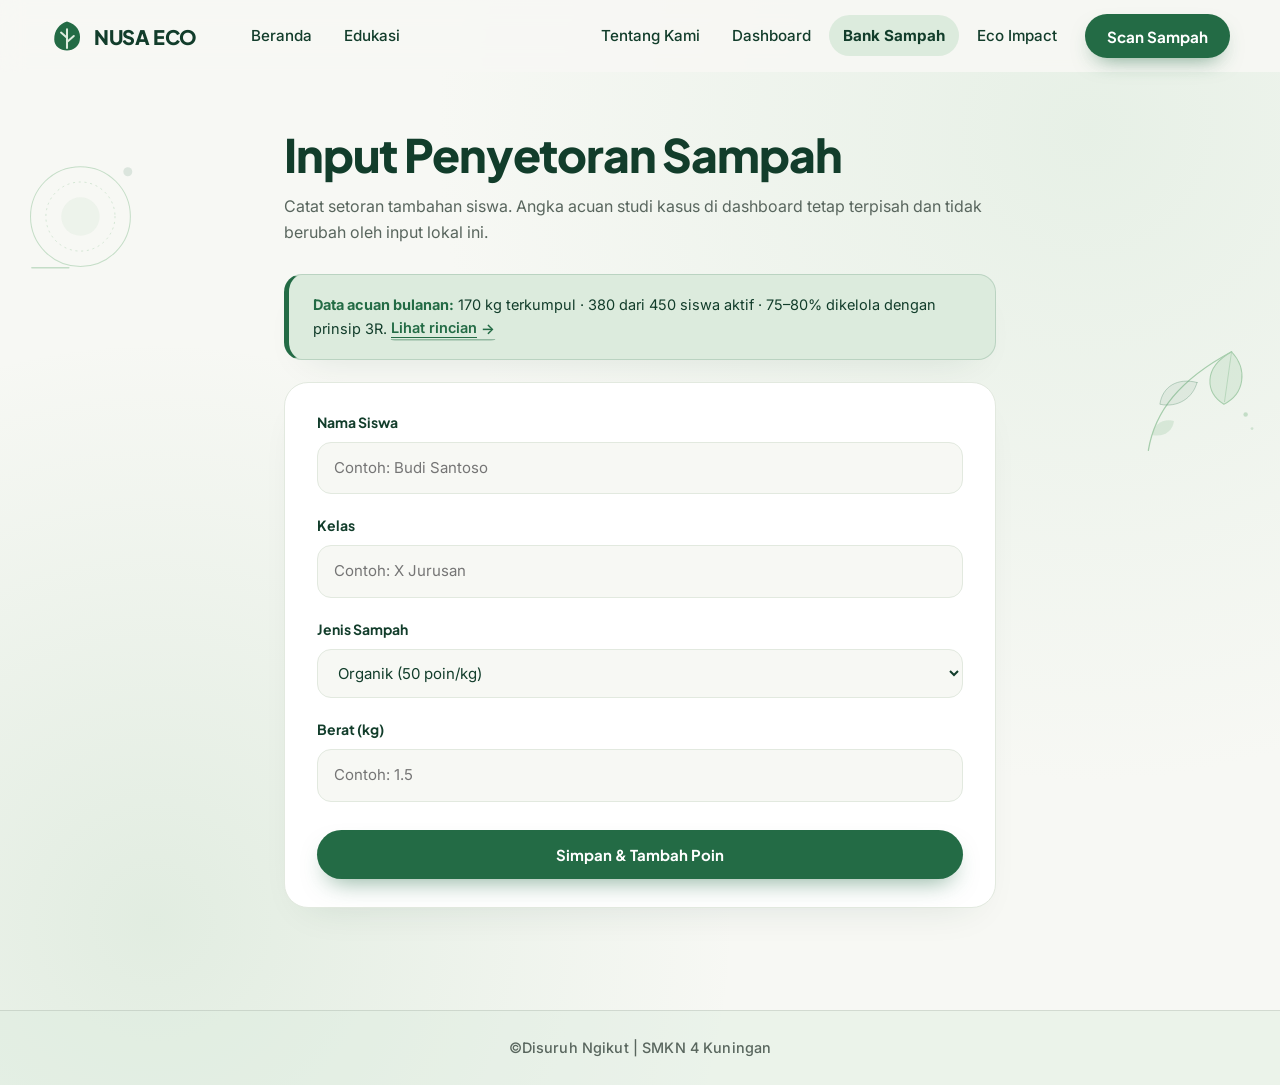
<file: banksampah.html>
<!DOCTYPE html>
<html lang="id">
<head>
    <meta charset="utf-8">
    <meta name="viewport" content="width=device-width, initial-scale=1, viewport-fit=cover">
    <title>EcoSekolah – Bank Sampah</title>
    <link rel="icon" href="assets/icons/logo.svg" type="image/svg+xml">
    <link rel="preconnect" href="https://fonts.googleapis.com">
    <link href="https://fonts.googleapis.com/css2?family=Plus+Jakarta+Sans:wght@500;700;800&family=Inter:wght@400;500;600&display=swap" rel="stylesheet">
    <style>
        :root {
            --bg: #f7f8f4;
            --card: #ffffff;
            --tx: #123d2b;
            --mu: #59665e;
            --pr: #236b45;
            --accent: #80b98a;
            --on: #ffffff;
            --soft: #dcebdd;
            --bd: #e2e9df;
            --shadow: 0 18px 40px -24px rgba(18, 61, 43, 0.14);
            color-scheme: light;
        }

        * { box-sizing: border-box; }
        body {
            margin: 0;
            background: var(--bg);
            background-image: radial-gradient(circle at 85% 12%, rgba(220, 235, 221, 0.6) 0%, transparent 45%),
                              radial-gradient(circle at 12% 85%, rgba(128, 185, 138, 0.18) 0%, transparent 40%);
            color: var(--tx);
            font: 16px/1.65 'Inter', system-ui, -apple-system, sans-serif;
            -webkit-font-smoothing: antialiased;
            min-height: 100vh;
            display: flex;
            flex-direction: column;
        }

        /* Header & Navigasi Lengkap seperti Beranda */
        header {
            position: sticky;
            top: 0;
            z-index: 50;
            background: rgba(247, 248, 244, 0.85);
            backdrop-filter: blur(14px);
            -webkit-backdrop-filter: blur(14px);
            border-bottom: 1px solid var(--bd);
        }

        .bar {
            max-width: 1160px;
            margin: auto;
            display: flex;
            align-items: center;
            justify-content: space-between;
            gap: 20px;
            padding: 14px 24px;
        }

        .logo {
            display: inline-flex;
            align-items: center;
            gap: 10px;
            font: 800 20px/1 'Plus Jakarta Sans', sans-serif;
            color: var(--tx);
            text-decoration: none;
            white-space: nowrap;
            letter-spacing: -0.02em;
        }

        nav {
            display: flex;
            gap: 6px;
            flex-wrap: wrap;
            align-items: center;
            background: var(--card);
            padding: 5px;
            border-radius: 999px;
            border: 1px solid var(--bd);
            box-shadow: 0 4px 16px -8px rgba(18, 61, 43, 0.08);
        }
        nav a {
            padding: 8px 15px;
            border-radius: 999px;
            color: var(--mu);
            text-decoration: none;
            font-size: 14px;
            font-weight: 500;
            white-space: nowrap;
            transition: all 0.25s ease;
        }
        nav a:hover {
            color: var(--tx);
            background: rgba(220, 235, 221, 0.45);
        }
        nav a.on {
            background: var(--soft);
            color: var(--pr);
            font-weight: 700;
        }
        nav a.btn-nav {
            background: var(--pr);
            color: var(--on);
            font-family: 'Plus Jakarta Sans', sans-serif;
            font-weight: 700;
            padding: 8px 18px;
            margin-left: 4px;
            box-shadow: 0 8px 18px -6px rgba(35, 107, 69, 0.45);
        }
        nav a.btn-nav:hover {
            background: #1b5637;
            color: var(--on);
            transform: translateY(-1px);
        }

        /* Main Area */
        main {
            max-width: 760px;
            width: 100%;
            margin: auto;
            padding: 56px 24px 80px;
            flex: 1;
        }

        h2 {
            font-family: 'Plus Jakarta Sans', sans-serif;
            font-size: clamp(32px, 4.5vw, 46px);
            font-weight: 800;
            letter-spacing: -0.025em;
            line-height: 1.15;
            margin: 0 0 12px;
            color: var(--tx);
        }

        .mu {
            color: var(--mu);
            font-size: 16px;
            margin-bottom: 28px;
        }

        /* Cards */
        .card {
            background: var(--card);
            border: 1px solid var(--bd);
            border-radius: 24px;
            padding: 28px 32px;
            margin-bottom: 22px;
            box-shadow: var(--shadow);
            transition: transform 0.25s ease, box-shadow 0.25s ease;
        }

        main > .card:first-of-type {
            background: var(--soft);
            border: 1px solid rgba(35, 107, 69, 0.18);
            border-left: 5px solid var(--pr);
            padding: 18px 24px;
            border-radius: 18px;
            font-size: 14.5px;
            color: var(--tx);
        }
        main > .card:first-of-type b {
            color: var(--pr);
        }
        main > .card:first-of-type a {
            color: var(--pr);
            font-weight: 600;
            text-decoration: underline;
            text-underline-offset: 3px;
        }

        /* Form Controls */
        .form-group {
            margin-bottom: 20px;
        }

        label {
            display: block;
            font-family: 'Plus Jakarta Sans', sans-serif;
            font-size: 14px;
            font-weight: 700;
            color: var(--tx);
            margin-bottom: 8px;
        }

        input, select {
            width: 100%;
            padding: 13px 16px;
            border: 1.5px solid var(--bd);
            border-radius: 14px;
            background: var(--bg);
            color: var(--tx);
            font: inherit;
            font-size: 15px;
            transition: border-color 0.2s ease, box-shadow 0.2s ease, background 0.2s ease;
            outline: none;
        }

        input:focus, select:focus {
            border-color: var(--pr);
            background: #ffffff;
            box-shadow: 0 0 0 4px rgba(35, 107, 69, 0.12);
        }

        button {
            margin-top: 8px;
            background: var(--pr);
            color: var(--on);
            border: none;
            padding: 15px 24px;
            border-radius: 999px;
            font-family: 'Plus Jakarta Sans', sans-serif;
            font-size: 15px;
            font-weight: 700;
            cursor: pointer;
            width: 100%;
            box-shadow: 0 12px 24px -10px rgba(35, 107, 69, 0.55);
            transition: transform 0.2s ease, box-shadow 0.2s ease, background 0.2s ease;
        }
        button:hover {
            background: #1b5637;
            transform: translateY(-2px);
            box-shadow: 0 16px 28px -10px rgba(35, 107, 69, 0.65);
        }
        button:active {
            transform: translateY(0);
        }

        .alert {
            background: var(--soft);
            color: var(--pr);
            border: 1px solid var(--accent);
            padding: 14px 18px;
            border-radius: 14px;
            margin-bottom: 20px;
            font-size: 14.5px;
            font-weight: 600;
            display: none;
        }
        .alert.show { display: block; }
        .alert.info { background: #f3f1e4; border-color: #d9c98a; color: #5c4a12; }
        .alert.err { background: #fbeae7; border-color: #e3a59b; color: #8f2f22; }
        .alert a.ne-pill { margin-top: 8px; background: rgba(255,255,255,.55); }
        button:disabled { opacity: .6; cursor: not-allowed; transform: none; }

        @media (max-width: 960px) {
            .bar {
                flex-direction: column;
                align-items: flex-start;
                gap: 12px;
            }
            nav { width: 100%; overflow-x: auto; flex-wrap: nowrap; }
            main { padding: 36px 16px 60px; }
            .card { padding: 22px 20px; border-radius: 20px; }
        }
    </style>
<link rel="stylesheet" href="css/navbar.css">
<link rel="stylesheet" href="css/site.css">
<link rel="stylesheet" href="css/transitions.css">
<script src="js/transitions.js" defer></script>
</head>
<body class="dc-sides">
    <div class="sn" role="navigation" aria-label="Navigasi utama"><div class="wrap"><a class="logo" href="index.html#beranda" aria-label="NUSA ECO beranda"><svg width="34" height="34" viewBox="0 0 40 40" aria-hidden="true"><path d="M20 3c11 3 17 12 15 22-1 7-7 12-15 12S5 32 5 24C5 13 11 6 20 3z" fill="#236B45"/><path d="M20 12v22M20 22l-7-6M20 27l8-7" stroke="#DCEBDD" stroke-width="2.4" stroke-linecap="round" fill="none"/></svg> NUSA ECO</a><button class="burger" id="bg" aria-label="Buka menu" aria-expanded="false"><i></i><i></i><i></i></button><div class="links" id="lk"><span class="ind" id="ind" aria-hidden="true"></span><a class="l" href="index.html#beranda">Beranda</a><a class="l" href="index.html#edukasi">Edukasi</a><a class="l sp" href="index.html#tentang">Tentang Kami</a><a class="l" href="dashboard.html">Dashboard</a><a class="l on" href="banksampah.html" aria-current="page">Bank Sampah</a><a class="l" href="ecopoint-impact.html">Eco Impact</a><a class="sn-cta" href="scan-sampah.html">Scan Sampah</a></div></div></div>

    <main>
        <h2>Input Penyetoran Sampah</h2>
        <p class="mu" style="margin-top:0">Catat setoran tambahan siswa. Angka acuan studi kasus di dashboard tetap terpisah dan tidak berubah oleh input lokal ini.</p><div class="card"><b>Data acuan bulanan:</b> 170 kg terkumpul · 380 dari 450 siswa aktif · 75–80% dikelola dengan prinsip 3R. <a class="ne-link ne-link--arrow" href="dashboard.html">Lihat rincian</a></div>

        <div id="alertBox" class="alert" role="status" aria-live="polite"></div>

        <div class="card">
            <form id="wasteForm">
                <div class="form-group">
                    <label for="nama">Nama Siswa</label>
                    <input type="text" id="nama" required placeholder="Contoh: Budi Santoso">
                </div>
                <div class="form-group">
                    <label for="kelas">Kelas</label>
                    <input type="text" id="kelas" required placeholder="Contoh: X Jurusan">
                </div>
                <div class="form-group">
                    <label for="jenis">Jenis Sampah</label>
                    <select id="jenis">
                        <option value="Organik">Organik (50 poin/kg)</option>
                        <option value="Anorganik">Anorganik (50 poin/kg)</option>
                        <option value="Residu">Residu (50 poin/kg)</option>
                        <option value="Plastik">Plastik (100 poin/kg)</option>
                        <option value="Kertas">Kertas (60 poin/kg)</option>
                        <option value="Logam">Logam (150 poin/kg)</option>
                        <option value="Kaca">Kaca (40 poin/kg)</option>
                        <option value="Ecobrick">Ecobrick (120 poin/kg)</option>
                    </select>
                </div>
                <div class="form-group">
                    <label for="kg">Berat (kg)</label>
                    <input type="number" id="kg" step="0.1" min="0.1" required placeholder="Contoh: 1.5">
                    <p class="mu" id="poinPreview" aria-live="polite" style="margin:8px 0 0;font-size:14px"></p>
                </div>
                <button type="submit">Simpan & Tambah Poin</button>
            </form>
        </div>
    </main>

    <footer class="ne-footer"><p>©Disuruh Ngikut | SMKN 4 Kuningan</p></footer>

    <script src="js/storage.js"></script>
    <script src="js/bank-sampah.js"></script>
<script src="js/navbar.js"></script>
<script>
/* Prefill dari Scan Sampah (tidak mengubah mekanisme LocalStorage di atas) */
(function(){
  var p=new URLSearchParams(location.search);if(p.get('from')!=='scan')return;
  var sel=document.getElementById('jenis'),form=document.getElementById('wasteForm');if(!sel||!form)return;
  var m=p.get('material')||'',item=p.get('item')||'sampah',cat=p.get('cat')||'';
  var ok=[].some.call(sel.options,function(o){return o.value===m});
  var box=document.createElement('div');box.className='card';box.setAttribute('role','status');
  var b=document.createElement('b');b.textContent='Dari Scan Sampah: ';box.appendChild(b);
  if(ok){sel.value=m;sel.dispatchEvent(new Event('change'));box.appendChild(document.createTextNode(item+' dikenali sebagai material '+m+'. Jenis sampah diisi otomatis; periksa kembali sebelum menyimpan.'))}
  else{
    var ph=new Option('Pilih jenis material…','',true,true);ph.disabled=true;sel.insertBefore(ph,sel.firstChild);sel.required=true;sel.selectedIndex=0;
    box.appendChild(document.createTextNode(item+(cat?' (kategori '+cat+')':'')+' belum punya jenis material setoran yang pasti. Pilih jenis material terlebih dahulu sebelum menyimpan.'));
  }
  form.closest('.card').before(box);
})();
</script>
</body>
</html>
</file>
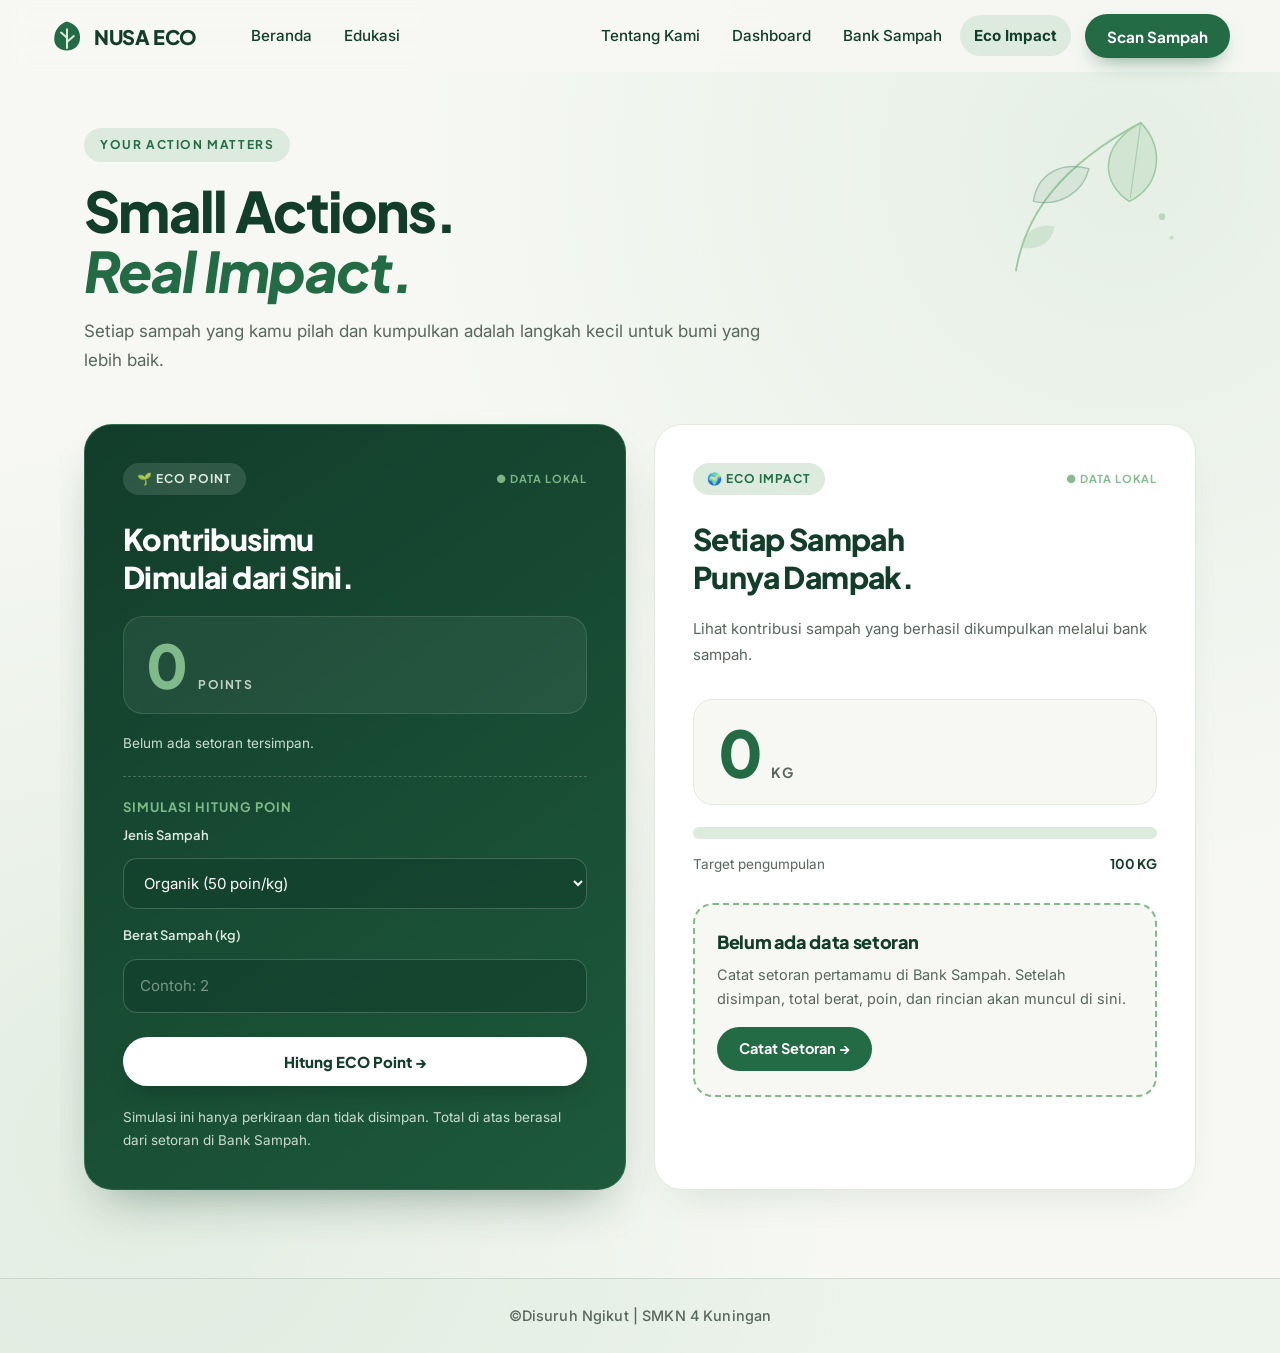
<file: ecopoint-impact.html>
<!DOCTYPE html>
<html lang="id">
<head>
    <meta charset="UTF-8">
    <meta name="viewport" content="width=device-width, initial-scale=1.0">
    <title>NUSA ECO — Eco Point & Impact</title>
    <link rel="icon" href="assets/icons/logo.svg" type="image/svg+xml">
    <link rel="preconnect" href="https://fonts.googleapis.com">
    <link href="https://fonts.googleapis.com/css2?family=Plus+Jakarta+Sans:wght@500;700;800&family=Inter:wght@400;500;600&display=swap" rel="stylesheet">
    <style>
/* ECO POINT & ECO IMPACT — Redesigned with Full Navigation */
:root {
    --bg: #f7f8f4;
    --card: #ffffff;
    --tx: #123d2b;
    --mu: #59665e;
    --green: #236b45;
    --accent: #80b98a;
    --soft: #dcebdd;
    --bd: #e2e9df;
    --shadow: 0 20px 45px -24px rgba(18, 61, 43, 0.16);
}

* {
    box-sizing: border-box;
}

body {
    margin: 0;
    background: var(--bg);
    background-image: radial-gradient(circle at 88% 12%, rgba(220, 235, 221, 0.65) 0%, transparent 45%),
                      radial-gradient(circle at 10% 85%, rgba(128, 185, 138, 0.18) 0%, transparent 45%);
    color: var(--tx);
    font: 16px/1.65 'Inter', system-ui, -apple-system, sans-serif;
    -webkit-font-smoothing: antialiased;
    min-height: 100vh;
    display: flex;
    flex-direction: column;
}

/* Header & Navigasi Lengkap seperti Beranda */
header {
    position: sticky;
    top: 0;
    z-index: 50;
    background: rgba(247, 248, 244, 0.85);
    backdrop-filter: blur(14px);
    -webkit-backdrop-filter: blur(14px);
    border-bottom: 1px solid var(--bd);
}

.bar {
    max-width: 1160px;
    margin: auto;
    display: flex;
    align-items: center;
    justify-content: space-between;
    gap: 20px;
    padding: 14px 24px;
}

.logo {
    display: inline-flex;
    align-items: center;
    gap: 10px;
    font: 800 20px/1 'Plus Jakarta Sans', sans-serif;
    color: var(--tx);
    text-decoration: none;
    white-space: nowrap;
    letter-spacing: -0.02em;
}

nav {
    display: flex;
    gap: 6px;
    flex-wrap: wrap;
    align-items: center;
    background: var(--card);
    padding: 5px;
    border-radius: 999px;
    border: 1px solid var(--bd);
    box-shadow: 0 4px 16px -8px rgba(18, 61, 43, 0.08);
}
nav a {
    padding: 8px 15px;
    border-radius: 999px;
    color: var(--mu);
    text-decoration: none;
    font-size: 14px;
    font-weight: 500;
    white-space: nowrap;
    transition: all 0.25s ease;
}
nav a:hover {
    color: var(--tx);
    background: rgba(220, 235, 221, 0.45);
}
nav a.on {
    background: var(--soft);
    color: var(--green);
    font-weight: 700;
}
nav a.btn-nav {
    background: var(--green);
    color: #ffffff;
    font-family: 'Plus Jakarta Sans', sans-serif;
    font-weight: 700;
    padding: 8px 18px;
    margin-left: 4px;
    box-shadow: 0 8px 18px -6px rgba(35, 107, 69, 0.45);
}
nav a.btn-nav:hover {
    background: #1b5637;
    color: #ffffff;
    transform: translateY(-1px);
}

/* SECTION ECO POINT */
.eco-section {
    max-width: 1160px;
    width: 100%;
    margin: 0 auto;
    padding: 56px 24px 88px;
    background: transparent;
    position: relative;
    flex: 1;
}

.eco-heading {
    max-width: 680px;
    margin-bottom: 48px;
}

.eco-label {
    display: inline-block;
    padding: 7px 16px;
    border-radius: 999px;
    background: var(--soft);
    color: var(--green);
    font-family: 'Plus Jakarta Sans', sans-serif;
    font-size: 12px;
    font-weight: 700;
    letter-spacing: 1.6px;
    text-transform: uppercase;
}

.eco-heading h2 {
    font-family: 'Plus Jakarta Sans', sans-serif;
    font-size: clamp(36px, 5vw, 56px);
    font-weight: 800;
    letter-spacing: -0.03em;
    line-height: 1.08;
    margin: 18px 0 16px;
    color: var(--tx);
}

.eco-heading h2 span {
    color: var(--green);
    font-style: italic;
}

.eco-heading p {
    color: var(--mu);
    font-size: 17px;
    line-height: 1.75;
    margin: 0;
}

/* GRID */

.eco-grid {
    display: grid;
    grid-template-columns: repeat(2, 1fr);
    gap: 28px;
}

.eco-card {
    padding: 38px;
    border-radius: 28px;
    min-width: 0;
    transition: transform 0.3s ease, box-shadow 0.3s ease;
    position: relative;
    overflow: hidden;
}

.eco-card:hover {
    transform: translateY(-6px);
}

/* POINT CARD */

.point-card {
    background: linear-gradient(145deg, #123d2b 0%, #1d593b 100%);
    color: #ffffff;
    border: 1px solid rgba(128, 185, 138, 0.25);
    box-shadow: 0 24px 50px -22px rgba(18, 61, 43, 0.45);
}

.eco-card-top {
    display: flex;
    justify-content: space-between;
    align-items: center;
    gap: 10px;
    font-family: 'Plus Jakarta Sans', sans-serif;
    font-size: 12px;
    font-weight: 700;
    letter-spacing: 1px;
}

.point-card .eco-card-top span:first-child {
    background: rgba(220, 235, 221, 0.14);
    color: var(--soft);
    padding: 6px 14px;
    border-radius: 999px;
}

.impact-card .eco-card-top span:first-child {
    background: var(--soft);
    color: var(--green);
    padding: 6px 14px;
    border-radius: 999px;
}

.eco-status {
    font-size: 11px;
    color: var(--accent);
    opacity: 0.95;
}

.point-card h3,
.impact-card h3 {
    font-family: 'Plus Jakarta Sans', sans-serif;
    font-size: clamp(24px, 2.6vw, 30px);
    font-weight: 800;
    letter-spacing: -0.02em;
    line-height: 1.25;
    margin: 26px 0 20px;
}

.point-display {
    display: flex;
    align-items: baseline;
    gap: 12px;
    margin-bottom: 26px;
    padding: 18px 22px;
    background: rgba(255, 255, 255, 0.06);
    border: 1px solid rgba(220, 235, 221, 0.14);
    border-radius: 20px;
}

.point-display span {
    font-family: 'Plus Jakarta Sans', sans-serif;
    font-size: clamp(46px, 5vw, 60px);
    font-weight: 800;
    line-height: 1;
    color: #80b98a;
    letter-spacing: -0.03em;
}

.point-display small {
    font-family: 'Plus Jakarta Sans', sans-serif;
    font-size: 12px;
    font-weight: 700;
    letter-spacing: 1.5px;
    color: var(--soft);
    opacity: 0.85;
}

/* FORM */

.point-form {
    display: flex;
    flex-direction: column;
    gap: 12px;
}

.point-form label {
    font-family: 'Plus Jakarta Sans', sans-serif;
    font-size: 13px;
    font-weight: 600;
    color: var(--soft);
    margin-top: 4px;
}

.point-form select,
.point-form input {
    width: 100%;
    padding: 14px 16px;
    border-radius: 14px;
    border: 1.5px solid rgba(220, 235, 221, 0.22);
    background: rgba(18, 61, 43, 0.55);
    color: #ffffff;
    outline: none;
    font: inherit;
    font-size: 15px;
    transition: border-color 0.2s ease, background 0.2s ease, box-shadow 0.2s ease;
}

.point-form select option {
    background: #123d2b;
    color: #ffffff;
}

.point-form select:focus,
.point-form input:focus {
    border-color: var(--accent);
    background: rgba(18, 61, 43, 0.85);
    box-shadow: 0 0 0 4px rgba(128, 185, 138, 0.2);
}

.point-form input::placeholder {
    color: rgba(220, 235, 221, 0.5);
}

.point-form button {
    margin-top: 12px;
    padding: 15px 24px;
    border: none;
    border-radius: 999px;
    background: #ffffff;
    color: var(--tx);
    font-family: 'Plus Jakarta Sans', sans-serif;
    font-size: 15px;
    font-weight: 800;
    cursor: pointer;
    transition: transform 0.2s ease, box-shadow 0.2s ease, background 0.2s ease;
    box-shadow: 0 12px 24px -10px rgba(0, 0, 0, 0.25);
}

.point-form button:hover {
    background: var(--soft);
    transform: translateY(-2px);
}

.point-info {
    font-size: 13.5px;
    color: var(--soft);
    margin: 20px 0 0;
    opacity: 0.9;
}

/* IMPACT CARD */

.impact-card {
    background: var(--card);
    border: 1px solid var(--bd);
    color: var(--tx);
    box-shadow: var(--shadow);
}

.impact-card:hover {
    border-color: var(--accent);
    box-shadow: 0 26px 52px -22px rgba(18, 61, 43, 0.22);
}

.impact-desc {
    color: var(--mu);
    line-height: 1.7;
    font-size: 15px;
    margin: 0;
}

.impact-number {
    display: flex;
    align-items: baseline;
    gap: 10px;
    margin: 32px 0 22px;
    padding: 20px 24px;
    background: var(--bg);
    border: 1px solid var(--bd);
    border-radius: 20px;
}

.impact-number span {
    font-family: 'Plus Jakarta Sans', sans-serif;
    font-size: clamp(48px, 5.2vw, 64px);
    font-weight: 800;
    line-height: 1;
    color: var(--green);
    letter-spacing: -0.03em;
}

.impact-number small {
    font-family: 'Plus Jakarta Sans', sans-serif;
    font-size: 14px;
    font-weight: 700;
    color: var(--mu);
    letter-spacing: 1px;
}

.impact-progress {
    height: 12px;
    background: var(--soft);
    border-radius: 999px;
    overflow: hidden;
}

.impact-progress-bar {
    width: 0%;
    height: 100%;
    background: linear-gradient(90deg, var(--green), var(--accent));
    border-radius: 999px;
    transition: width 0.5s cubic-bezier(0.22, 1, 0.36, 1);
}

.impact-footer {
    display: flex;
    justify-content: space-between;
    gap: 10px;
    margin-top: 14px;
    font-size: 13.5px;
    color: var(--mu);
}

.impact-footer strong {
    font-family: 'Plus Jakarta Sans', sans-serif;
    color: var(--tx);
    font-weight: 700;
}

.impact-message {
    margin-top: 32px;
    padding: 16px 20px;
    background: var(--soft);
    border-left: 4px solid var(--green);
    border-radius: 14px;
    font-size: 14px;
    font-weight: 600;
    color: var(--tx);
}


/* ===== DATA SETORAN (dari LocalStorage) ===== */
[hidden] { display: none !important; }
.sim-title {
    font-family: 'Plus Jakarta Sans', sans-serif;
    font-size: 13px;
    font-weight: 700;
    letter-spacing: 1px;
    text-transform: uppercase;
    color: var(--accent);
    margin: 22px 0 2px;
    padding-top: 20px;
    border-top: 1px dashed rgba(220, 235, 221, 0.25);
}
.point-summary { font-size: 13.5px; color: var(--soft); margin: -8px 0 0; opacity: .92; }
.eco-empty {
    margin-top: 28px;
    padding: 22px 22px 24px;
    border: 2px dashed var(--accent);
    border-radius: 20px;
    background: var(--bg);
}
.eco-empty h4 { margin: 0 0 6px; font-family: 'Plus Jakarta Sans', sans-serif; font-size: 18px; font-weight: 800; letter-spacing: -0.02em; }
.eco-empty p { margin: 0 0 16px; color: var(--mu); font-size: 14.5px; line-height: 1.65; }
.eco-btn {
    display: inline-flex; align-items: center; min-height: 44px; padding: 0 22px;
    border-radius: 999px; background: var(--green); color: #fff; text-decoration: none;
    font-family: 'Plus Jakarta Sans', sans-serif; font-weight: 700; font-size: 14.5px;
    transition: transform .25s ease, background .25s ease;
}
.eco-btn:hover { background: #1b5637; transform: translateY(-2px); }
.eco-btn:active { transform: scale(.96); background: #123d2b; }
.eco-btn:focus-visible { outline: 3px solid #80b98a; outline-offset: 3px; }

.eco-detail {
    margin-top: 28px;
    padding: 34px 38px;
    background: var(--card);
    border: 1px solid var(--bd);
    border-radius: 28px;
    box-shadow: var(--shadow);
}
.eco-detail h3 { font-family: 'Plus Jakarta Sans', sans-serif; font-size: clamp(22px, 2.4vw, 28px); font-weight: 800; letter-spacing: -0.02em; margin: 0 0 8px; }
.eco-detail h4 { font-family: 'Plus Jakarta Sans', sans-serif; font-size: 15px; font-weight: 800; letter-spacing: .02em; margin: 0 0 14px; color: var(--green); }
.det-note { margin: 0; color: var(--mu); font-size: 14px; max-width: 70ch; }
.det-stats { display: grid; grid-template-columns: repeat(3, minmax(0, 1fr)); gap: 14px; margin: 24px 0 28px; }
.det-stat { background: var(--bg); border: 1px solid var(--bd); border-radius: 18px; padding: 16px 20px; }
.det-stat span { display: block; font-family: 'Plus Jakarta Sans', sans-serif; font-weight: 800; font-size: clamp(24px, 3vw, 32px); letter-spacing: -0.03em; color: var(--green); line-height: 1.1; }
.det-stat small { color: var(--mu); font-size: 13px; }
.det-cols { display: grid; grid-template-columns: 1fr 1.2fr; gap: 36px; align-items: start; }
.det-cols > * { min-width: 0; }
.pj-list, .hi-list { list-style: none; margin: 0; padding: 0; display: grid; gap: 12px; }
.pj-top { display: flex; justify-content: space-between; align-items: baseline; gap: 10px; flex-wrap: wrap; font-size: 14px; }
.pj-top span { color: var(--mu); font-size: 13px; }
.pj-bar { height: 8px; border-radius: 999px; background: var(--soft); margin-top: 6px; overflow: hidden; }
.pj-bar i { display: block; height: 100%; border-radius: 999px; background: linear-gradient(90deg, var(--green), var(--accent)); transition: width .5s cubic-bezier(.22, 1, .36, 1); }
.hi { padding: 12px 16px; border: 1px solid var(--bd); border-radius: 16px; background: var(--bg); display: grid; gap: 2px; }
.hi-top { display: flex; align-items: baseline; gap: 10px; flex-wrap: wrap; }
.hi-top strong { overflow-wrap: anywhere; }
.hi-cls { font-size: 12px; font-weight: 700; background: var(--soft); color: var(--green); border-radius: 999px; padding: 1px 10px; }
.hi-sub { display: flex; justify-content: space-between; gap: 10px; flex-wrap: wrap; font-size: 13.5px; color: var(--mu); }
.hi-pt { color: var(--green); font-weight: 700; }
.hi-time { font-size: 12.5px; color: var(--mu); }
.det-more { margin: 14px 0 0; font-size: 13px; color: var(--mu); }
/* Hapus riwayat (minimalis, mengikuti palet NUSA ECO) */
.hi { display: flex; align-items: center; gap: 10px; transition: opacity .22s ease, transform .22s ease; }
.hi-body { flex: 1; min-width: 0; display: grid; gap: 2px; }
.hi.leaving { opacity: 0; transform: translateX(12px); pointer-events: none; }
.hi-del { flex: none; width: 40px; height: 40px; display: inline-grid; place-items: center; border: 0; border-radius: 12px; background: transparent; color: var(--mu); cursor: pointer; transition: background .2s ease, color .2s ease; -webkit-tap-highlight-color: transparent; }
.hi-del:hover, .hi-del:focus-visible { background: #f6e4e1; color: #a33a2e; }
.hi-del:focus-visible, .hi-clear:focus-visible, .hi-yes:focus-visible, .hi-no:focus-visible { outline: 2px solid var(--green); outline-offset: 2px; }
.hi-del svg { width: 18px; height: 18px; }
.hi-head { display: flex; align-items: center; justify-content: space-between; gap: 10px; margin-bottom: 12px; }
.hi-head h4 { margin: 0; }
.hi-clear { border: 1px solid var(--bd); background: var(--card); color: var(--mu); font: 600 13px/1 'Inter', sans-serif; padding: 10px 14px; min-height: 40px; border-radius: 999px; cursor: pointer; transition: background .2s ease, color .2s ease, border-color .2s ease; }
.hi-clear:hover { color: #a33a2e; border-color: #e3bdb7; background: #fbf1ef; }
.hi-confirm { background: #fbf1ef; border: 1px solid #e3bdb7; border-radius: 16px; padding: 14px 16px; margin-bottom: 12px; }
.hi-confirm p { margin: 0 0 12px; font-size: 14px; color: var(--tx); }
.hi-confirm-row { display: flex; gap: 8px; flex-wrap: wrap; }
.hi-yes, .hi-no { font: 700 13.5px/1 'Inter', sans-serif; min-height: 40px; padding: 10px 16px; border-radius: 999px; cursor: pointer; }
.hi-yes { background: #a33a2e; color: #fff; border: 1px solid #a33a2e; }
.hi-yes:hover { background: #8a2f25; }
.hi-no { background: var(--card); color: var(--tx); border: 1px solid var(--bd); }
.eco-toast { position: fixed; left: 50%; bottom: calc(20px + env(safe-area-inset-bottom, 0px)); transform: translate(-50%, 12px); max-width: calc(100vw - 32px); background: var(--tx); color: #fff; font: 500 14px/1.4 'Inter', sans-serif; padding: 12px 18px; border-radius: 999px; box-shadow: 0 14px 30px -12px rgba(18, 61, 43, .5); opacity: 0; pointer-events: none; transition: opacity .25s ease, transform .25s ease; z-index: 60; text-align: center; }
.eco-toast.show { opacity: 1; transform: translate(-50%, 0); }
@media (prefers-reduced-motion: reduce) { .hi, .eco-toast { transition: none; } }

@media (max-width: 960px) {
    .eco-detail { padding: 26px 22px; border-radius: 22px; }
    .det-cols { grid-template-columns: 1fr; gap: 28px; }
}
@media (max-width: 520px) {
    .det-stats { grid-template-columns: 1fr; }
}

/* RESPONSIVE */

@media (max-width: 960px) {
    .bar {
        flex-direction: column;
        align-items: flex-start;
        gap: 12px;
    }
    nav {
        width: 100%;
        overflow-x: auto;
        flex-wrap: nowrap;
    }
    .eco-section {
        padding: 40px 18px 64px;
    }
    .eco-grid {
        grid-template-columns: 1fr;
    }
    .eco-card {
        padding: 28px 24px;
        border-radius: 22px;
    }
}
    </style>
<link rel="stylesheet" href="css/navbar.css">
<link rel="stylesheet" href="css/site.css">
<link rel="stylesheet" href="css/transitions.css">
<script src="js/transitions.js" defer></script>
</head>
<body>

<div class="sn" role="navigation" aria-label="Navigasi utama"><div class="wrap"><a class="logo" href="index.html#beranda" aria-label="NUSA ECO beranda"><svg width="34" height="34" viewBox="0 0 40 40" aria-hidden="true"><path d="M20 3c11 3 17 12 15 22-1 7-7 12-15 12S5 32 5 24C5 13 11 6 20 3z" fill="#236B45"/><path d="M20 12v22M20 22l-7-6M20 27l8-7" stroke="#DCEBDD" stroke-width="2.4" stroke-linecap="round" fill="none"/></svg> NUSA ECO</a><button class="burger" id="bg" aria-label="Buka menu" aria-expanded="false"><i></i><i></i><i></i></button><div class="links" id="lk"><span class="ind" id="ind" aria-hidden="true"></span><a class="l" href="index.html#beranda">Beranda</a><a class="l" href="index.html#edukasi">Edukasi</a><a class="l sp" href="index.html#tentang">Tentang Kami</a><a class="l" href="dashboard.html">Dashboard</a><a class="l" href="banksampah.html">Bank Sampah</a><a class="l on" href="ecopoint-impact.html" aria-current="page">Eco Impact</a><a class="sn-cta" href="scan-sampah.html">Scan Sampah</a></div></div></div>
    
<!-- ECO POINT & ECO IMPACT -->
<main class="eco-section dc dc-leaf-tr" id="eco-point">

    <div class="eco-heading">
        <span class="eco-label">YOUR ACTION MATTERS</span>
        <h2>Small Actions.<br><span>Real Impact.</span></h2>
        <p>
            Setiap sampah yang kamu pilah dan kumpulkan
            adalah langkah kecil untuk bumi yang lebih baik.
        </p>
    </div>

    <div class="eco-grid">

        <!-- ECO POINT -->
        <div class="eco-card point-card">

            <div class="eco-card-top">
                <span>🌱 ECO POINT</span>
                <span class="eco-status">● DATA LOKAL</span>
            </div>

            <h3>Kontribusimu<br>Dimulai dari Sini.</h3>

            <div class="point-display">
                <span id="totalPoint">0</span>
                <small>POINTS</small>
            </div>

            <p class="point-summary" id="pointSummary">Belum ada setoran tersimpan.</p>

            <p class="sim-title" id="simTitle">Simulasi hitung poin</p>
            <div class="point-form" role="group" aria-labelledby="simTitle">
                <label for="wasteType">Jenis Sampah</label>
                <select id="wasteType"></select>

                <label for="wasteWeight">Berat Sampah (kg)</label>
                <input type="number" id="wasteWeight"
                    min="0.1" step="0.1" placeholder="Contoh: 2">

                <button type="button" id="calculatePoint">
                    Hitung ECO Point →
                </button>
            </div>

            <p class="point-info" id="pointMessage">
                Simulasi ini hanya perkiraan dan tidak disimpan. Total di atas berasal dari setoran di Bank Sampah.
            </p>

        </div>

        <!-- ECO IMPACT -->
        <div class="eco-card impact-card">

            <div class="eco-card-top">
                <span>🌍 ECO IMPACT</span>
                <span class="eco-status">● DATA LOKAL</span>
            </div>

            <h3>Setiap Sampah<br>Punya Dampak.</h3>

            <p class="impact-desc">
                Lihat kontribusi sampah yang berhasil
                dikumpulkan melalui bank sampah.
            </p>

            <div class="impact-number">
                <span id="totalWaste">0</span>
                <small>KG</small>
            </div>

            <div class="impact-progress" id="impactProgress" role="progressbar" aria-label="Progres menuju target pengumpulan" aria-valuemin="0" aria-valuemax="100" aria-valuenow="0">
                <div class="impact-progress-bar" id="impactBar"></div>
            </div>

            <div class="impact-footer">
                <span>Target pengumpulan</span>
                <strong>100 KG</strong>
            </div>

            <div class="impact-message" id="impactMessage" aria-live="polite">
                Setiap kilogram berarti.
            </div>

            <div class="eco-empty" id="emptyState" hidden>
                <h4 id="emptyTitle">Belum ada data setoran</h4>
                <p id="emptyMsg">Catat setoran pertamamu di Bank Sampah.</p>
                <a class="eco-btn" href="banksampah.html">Catat Setoran →</a>
            </div>

        </div>

    </div>

    <!-- RINCIAN SETORAN (dihitung dari data tersimpan) -->
    <section class="eco-detail" id="ecoDetail" aria-labelledby="detTitle" hidden>
        <h3 id="detTitle">Rincian setoran tersimpan</h3>
        <p class="det-note">Data ini berasal dari setoran yang dicatat di <a class="ne-link" href="banksampah.html">Bank Sampah</a> dan tersimpan di browser ini. Angka ini terpisah dari data acuan studi kasus (170 kg per bulan) di <a class="ne-link" href="dashboard.html">Dashboard</a>.</p>

        <div class="det-stats">
            <div class="det-stat"><span id="statCount">0</span><small>Jumlah setoran</small></div>
            <div class="det-stat"><span id="statStudents">0</span><small>Siswa yang menyetor</small></div>
            <div class="det-stat"><span id="statKg">0 kg</span><small>Total berat tersimpan</small></div>
        </div>

        <div class="det-cols">
            <div>
                <h4>Per jenis sampah</h4>
                <ul class="pj-list" id="perJenis"></ul>
            </div>
            <div>
                <div class="hi-head">
                    <h4>Riwayat terbaru</h4>
                    <button type="button" class="hi-clear" id="histClear">Hapus semua</button>
                </div>
                <div class="hi-confirm" id="histConfirm" role="alertdialog" aria-labelledby="histConfirmMsg" hidden>
                    <p id="histConfirmMsg"></p>
                    <div class="hi-confirm-row">
                        <button type="button" class="hi-yes" id="histYes">Ya, hapus semua</button>
                        <button type="button" class="hi-no" id="histNo">Batal</button>
                    </div>
                </div>
                <ul class="hi-list" id="hist"></ul>
                <p class="det-more" id="histMore"></p>
                <p class="det-more" id="legacyNote" hidden></p>
            </div>
        </div>
    </section>
</main>

<footer class="ne-footer"><p>©Disuruh Ngikut | SMKN 4 Kuningan</p></footer>

<div class="eco-toast" id="histToast" role="status" aria-live="polite"></div>
<script src="js/storage.js"></script>
<script src="js/eco-impact.js"></script>
<script src="js/navbar.js"></script>
</body>
</html>
</file>
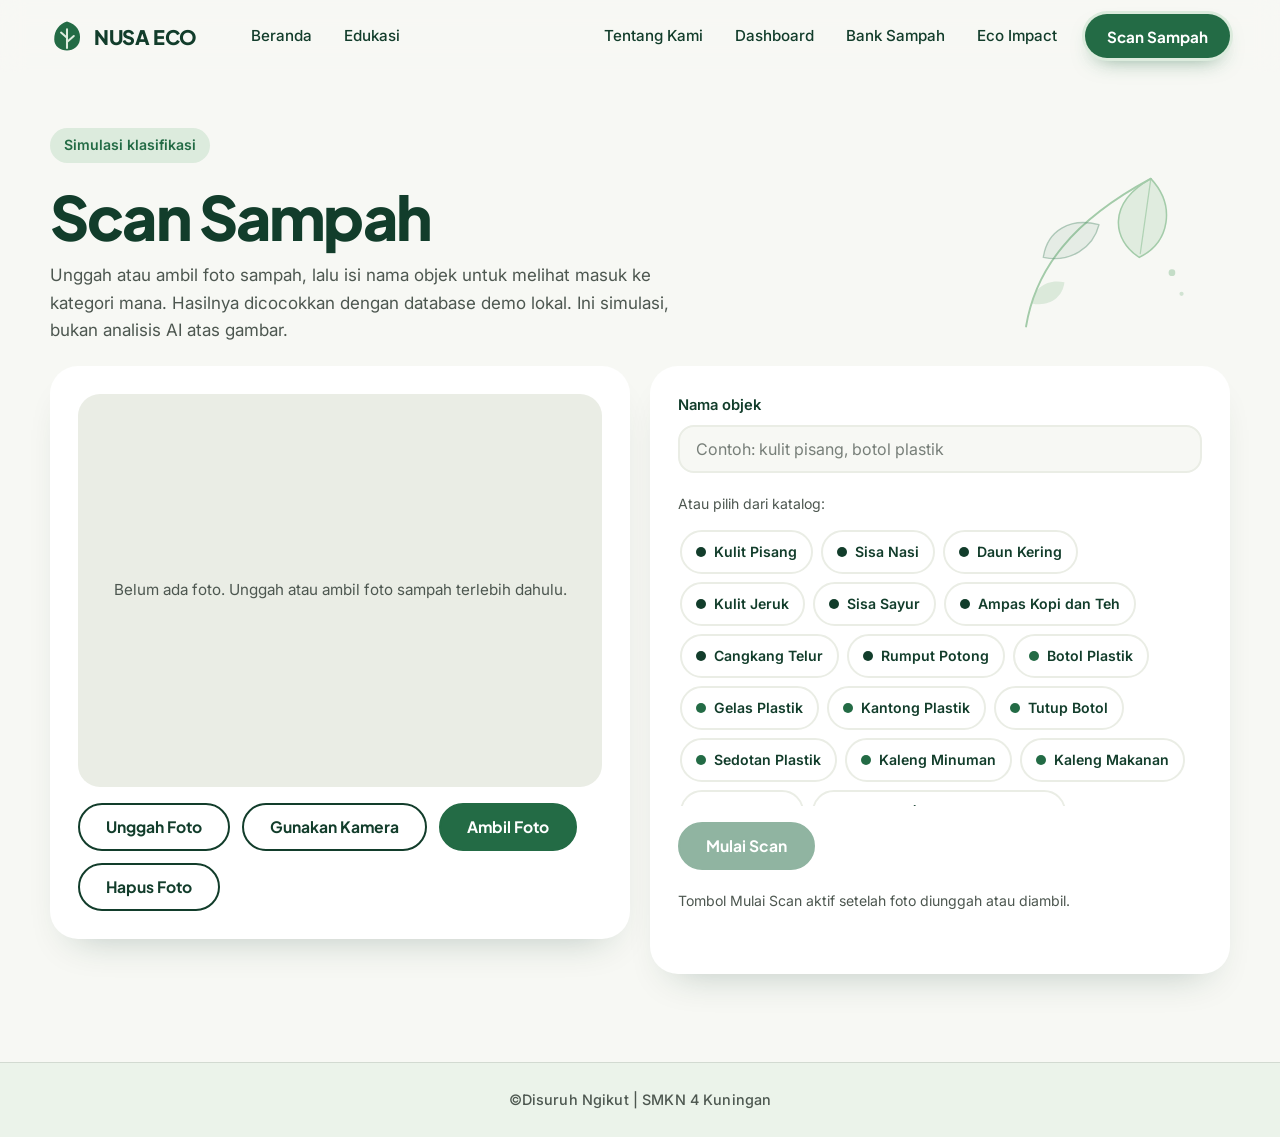
<file: scan-sampah.html>
<!DOCTYPE html>
<html lang="id">
<head>
<meta charset="utf-8">
<meta name="viewport" content="width=device-width, initial-scale=1, viewport-fit=cover">
<title>Scan Sampah — NUSA ECO</title>
<link rel="icon" href="assets/icons/logo.svg" type="image/svg+xml">
<link rel="preconnect" href="https://fonts.googleapis.com">
<link href="https://fonts.googleapis.com/css2?family=Plus+Jakarta+Sans:wght@500;700;800&family=Inter:wght@400;500;600&display=swap" rel="stylesheet">
<link rel="stylesheet" href="css/main.css">
<link rel="stylesheet" href="css/animations.css">
<link rel="stylesheet" href="css/navbar.css">
<link rel="stylesheet" href="css/scan.css">
<link rel="stylesheet" href="css/site.css">
<link rel="stylesheet" href="css/transitions.css">
<script src="js/transitions.js" defer></script>
</head>
<body>
<div class="sn" role="navigation" aria-label="Navigasi utama"><div class="wrap"><a class="logo" href="index.html#beranda" aria-label="NUSA ECO beranda"><svg width="34" height="34" viewBox="0 0 40 40" aria-hidden="true"><path d="M20 3c11 3 17 12 15 22-1 7-7 12-15 12S5 32 5 24C5 13 11 6 20 3z" fill="#236B45"/><path d="M20 12v22M20 22l-7-6M20 27l8-7" stroke="#DCEBDD" stroke-width="2.4" stroke-linecap="round" fill="none"/></svg> NUSA ECO</a><button class="burger" id="bg" aria-label="Buka menu" aria-expanded="false"><i></i><i></i><i></i></button><div class="links" id="lk"><span class="ind" id="ind" aria-hidden="true"></span><a class="l" href="index.html#beranda">Beranda</a><a class="l" href="index.html#edukasi">Edukasi</a><a class="l sp" href="index.html#tentang">Tentang Kami</a><a class="l" href="dashboard.html">Dashboard</a><a class="l" href="banksampah.html">Bank Sampah</a><a class="l" href="ecopoint-impact.html">Eco Impact</a><a class="sn-cta on" aria-current="page" href="scan-sampah.html">Scan Sampah</a></div></div></div>
<main class="scan wrap">
<div class="sh dc dc-leaf-tr"><span class="tag">Simulasi klasifikasi</span><h1>Scan Sampah</h1>
<p>Unggah atau ambil foto sampah, lalu isi nama objek untuk melihat masuk ke kategori mana. Hasilnya dicocokkan dengan database demo lokal. Ini simulasi, bukan analisis AI atas gambar.</p></div>
<div class="card dberr" id="dberr" role="alert" hidden><h3>Database demo gagal dimuat</h3><p id="dbmsg"></p>
<div class="row"><button type="button" class="btn" id="retry">Coba lagi</button><button type="button" class="btn o" id="dbpick">Pilih file waste-database.json</button><input type="file" id="dbfile" accept=".json,application/json" class="vh" tabindex="-1"></div></div>
<div class="grid pan" id="stIn">
<div class="card"><div class="frame" id="frame"><img id="pimg" alt="Pratinjau foto sampah" hidden><video id="vid" playsinline muted hidden></video><div class="ph" id="ph">Belum ada foto. Unggah atau ambil foto sampah terlebih dahulu.</div><i class="line" id="line" hidden></i></div>
<div class="row"><button type="button" class="btn o" id="up">Unggah Foto</button><button type="button" class="btn o" id="cam">Gunakan Kamera</button><button type="button" class="btn" id="snap" hidden>Ambil Foto</button><button type="button" class="btn o" id="rmph" hidden>Hapus Foto</button></div>
<input type="file" id="file" accept="image/*" class="vh" tabindex="-1"></div>
<div class="card"><label for="q">Nama objek</label><input type="text" id="q" autocomplete="off" placeholder="Contoh: kulit pisang, botol plastik" maxlength="60">
<p class="hint2">Atau pilih dari katalog:</p><div class="chips" id="cat" role="group" aria-label="Katalog objek"></div>
<div class="row"><button type="button" class="btn" id="go" disabled>Mulai Scan</button></div>
<p class="hint2" id="photoHint">Tombol Mulai Scan aktif setelah foto diunggah atau diambil.</p>
<p class="status" id="st" role="status" aria-live="polite"></p></div></div>
<div class="card nf pan" id="stNF" hidden><h3>Objek belum dikenali</h3><p id="nfmsg">Objek belum dikenali dalam database demo. Silakan pilih jenis sampah secara manual.</p><p class="note">Hasil scan merupakan simulasi klasifikasi dari database demo, bukan analisis AI pada gambar.</p>
<div class="chips" id="man"></div><div class="row"><button type="button" class="btn o" id="back">Coba objek lain</button></div></div>
<div class="pan" id="stRes" hidden></div>
<div class="card" id="hist" hidden><h3>Riwayat scan</h3><ul class="hl" id="hl"></ul><button type="button" class="btn o" id="hclr">Hapus riwayat</button></div>
</main>
<footer class="ne-footer"><p>©Disuruh Ngikut | SMKN 4 Kuningan</p></footer>
<script src="js/navbar.js"></script>
<script src="js/waste-scan.js"></script>
</body>
</html>
</file>
<file: css/navbar.css>
/* NUSA ECO — shared navbar, identical on every page */
.sn{position:sticky;top:env(safe-area-inset-top,0px);z-index:70;background:color-mix(in srgb,var(--bg,#F7F8F4) 88%,transparent);-webkit-backdrop-filter:blur(12px);backdrop-filter:blur(12px);color:var(--tx,#123D2B);font:500 .95rem/1.4 Inter,system-ui,sans-serif}
.sn,.sn *,.sn *::before,.sn *::after{box-sizing:border-box}
.sn .wrap{position:relative;display:flex;align-items:center;justify-content:space-between;gap:16px;height:72px;width:min(1180px,100% - 40px);max-width:none;margin:0 auto;padding:0}
.sn .logo{display:flex;align-items:center;gap:10px;font:800 1.25rem "Plus Jakarta Sans",sans-serif;letter-spacing:-.02em;text-decoration:none;color:inherit;white-space:nowrap;flex:0 1 auto;min-width:0}
.sn .links{position:relative;display:flex;flex:1;align-items:center;gap:4px;margin:0 0 0 24px}
.sn .links a.l{position:relative;z-index:1;padding:10px 14px;border-radius:999px;text-decoration:none;color:inherit;font-weight:500;font-size:.95rem;white-space:nowrap;background:transparent;transition:background .25s}
.sn .links a.l:hover{background:color-mix(in srgb,var(--ss,#DCEBDD) 55%,transparent)}
.sn .links a.l.on,.sn .links a.l.on:hover{background:transparent;font-weight:700}
.sn .sp{margin-left:auto}
.sn .ind{position:absolute;left:0;top:0;border-radius:999px;background:var(--ss,#DCEBDD);opacity:0;pointer-events:none;z-index:0;transition:transform .45s cubic-bezier(.3,.8,.2,1),width .45s,height .45s,opacity .3s}
.sn .ind.on{opacity:1}
.sn .sn-cta{position:relative;z-index:1;margin-left:10px;display:inline-flex;align-items:center;justify-content:center;min-height:44px;padding:0 22px;border-radius:999px;background:var(--pg,#236B45);color:#fff;font:700 .95rem "Plus Jakarta Sans",sans-serif;text-decoration:none;white-space:nowrap;box-shadow:0 10px 22px -10px rgba(35,107,69,.65);transition:transform .25s,background .25s;-webkit-tap-highlight-color:transparent;touch-action:manipulation}
.sn .sn-cta:hover{background:var(--df,#123D2B);transform:translateY(-2px)}
.sn .sn-cta:active{transform:scale(.96)}
.sn .sn-cta.on{box-shadow:0 0 0 3px var(--ss,#DCEBDD),0 10px 22px -10px rgba(35,107,69,.65)}
.sn :focus-visible{outline:3px solid #80B98A;outline-offset:3px}
.sn .burger{display:none;position:relative;flex:none;width:44px;height:44px;min-width:44px;min-height:44px;margin:0;padding:0;border:0;border-radius:14px;background:var(--ss,#DCEBDD);color:var(--tx,#123D2B);box-shadow:none;font:inherit;line-height:0;overflow:hidden;cursor:pointer;-webkit-tap-highlight-color:transparent;touch-action:manipulation;transition:background .25s,transform .15s}
.sn .burger:hover{background:color-mix(in srgb,var(--ss,#DCEBDD) 80%,var(--fg,#80B98A));transform:none;box-shadow:none}
.sn .burger:active{transform:scale(.94)}
.sn .burger i{position:absolute;left:12px;right:12px;top:calc(50% - 1.25px);display:block;width:auto;height:2.5px;margin:0;border-radius:2px;background:currentColor;transition:transform .35s cubic-bezier(.3,.8,.2,1),opacity .2s}
.sn .burger i:first-child{transform:translateY(-7px)}.sn .burger i:last-child{transform:translateY(7px)}
.sn .burger[aria-expanded=true] i:first-child{transform:rotate(45deg)}
.sn .burger[aria-expanded=true] i:nth-child(2){opacity:0}
.sn .burger[aria-expanded=true] i:last-child{transform:rotate(-45deg)}
@media(max-width:1100px){
.sn .burger{display:block}
.sn .links{position:absolute;top:72px;left:-20px;right:-20px;margin:0;flex-direction:column;align-items:stretch;gap:4px;padding:12px 20px 20px;max-height:calc(100vh - 72px - env(safe-area-inset-top,0px));max-height:calc(100dvh - 72px - env(safe-area-inset-top,0px));overflow-y:auto;overscroll-behavior:contain;background:var(--bg,#F7F8F4);border-bottom:1px solid rgba(119,127,120,.2);box-shadow:0 24px 40px -24px rgba(18,61,43,.35);visibility:hidden;opacity:0;pointer-events:none;transform:translateY(-10px);transition:opacity .3s,transform .3s,visibility 0s .3s}
.sn .links.open{visibility:visible;opacity:1;pointer-events:auto;transform:none;transition-delay:0s}
.sn .ind{display:none}
.sn .links a.l{min-height:44px;display:flex;align-items:center}
.sn .links a.l.on,.sn .links a.l.on:hover{background:var(--ss,#DCEBDD)}
.sn .sp{margin-left:0}
.sn .sn-cta{margin:8px 0 0;min-height:48px}}
@media(max-width:360px){.sn .logo{font-size:1.1rem;gap:8px}.sn .logo svg{width:30px;height:30px}}
@media(prefers-reduced-motion:reduce){.sn *{transition-duration:.01ms!important}}
</file>
<file: css/site.css>
/* NUSA ECO — layout bersama: sticky footer, footer, utilitas, dekorasi abstrak.
   Variabel --dc-* adalah SVG data-URI (daun, garis lengkung, geometri, ranting). */

:root {
  --dc-leaf: url("data:image/svg+xml,%3Csvg xmlns=%27http://www.w3.org/2000/svg%27 viewBox=%270 0 200 200%27 fill=%27none%27 stroke-linecap=%27round%27 stroke-linejoin=%27round%27%3E%0A%3Cpath d=%27M24 188C34 128 72 78 154 34%27 stroke=%27%2380B98A%27 stroke-width=%272%27/%3E%0A%3Cpath d=%27M154 34c26 28 20 66-12 82-28-18-34-56 12-82z%27 fill=%27%2380B98A%27 fill-opacity=%27.28%27 stroke=%27%2380B98A%27 stroke-width=%271.6%27/%3E%0A%3Cpath d=%27M154 34L143 112%27 stroke=%27%2380B98A%27 stroke-width=%271.3%27 stroke-opacity=%27.8%27/%3E%0A%3Cpath d=%27M100 82c-6 24-30 40-58 34 4-28 28-42 58-34z%27 fill=%27%23236B45%27 fill-opacity=%27.12%27 stroke=%27%23236B45%27 stroke-opacity=%27.45%27 stroke-width=%271.4%27/%3E%0A%3Cpath d=%27M64 142c-2 16-16 26-34 22 2-16 16-26 34-22z%27 fill=%27%2380B98A%27 fill-opacity=%27.34%27/%3E%0A%3Ccircle cx=%27176%27 cy=%27132%27 r=%273.5%27 fill=%27%2380B98A%27 fill-opacity=%27.6%27/%3E%0A%3Ccircle cx=%27186%27 cy=%27154%27 r=%272.2%27 fill=%27%2380B98A%27 fill-opacity=%27.45%27/%3E%3C/svg%3E");
  --dc-curve: url("data:image/svg+xml,%3Csvg xmlns=%27http://www.w3.org/2000/svg%27 viewBox=%270 0 200 200%27 fill=%27none%27 stroke-linecap=%27round%27 stroke-linejoin=%27round%27%3E%0A%3Cpath d=%27M4 128C46 128 58 62 106 62S168 120 196 90%27 stroke=%27%2380B98A%27 stroke-width=%272%27 stroke-opacity=%27.8%27/%3E%0A%3Cpath d=%27M4 152C50 152 66 98 112 98S172 148 196 122%27 stroke=%27%2380B98A%27 stroke-width=%271.5%27 stroke-opacity=%27.6%27/%3E%0A%3Cpath d=%27M4 176C54 176 72 134 118 134S176 172 196 154%27 stroke=%27%23236B45%27 stroke-width=%271.2%27 stroke-opacity=%27.4%27/%3E%0A%3Ccircle cx=%27106%27 cy=%2762%27 r=%274%27 fill=%27%2380B98A%27 fill-opacity=%27.55%27/%3E%3C/svg%3E");
  --dc-geo: url("data:image/svg+xml,%3Csvg xmlns=%27http://www.w3.org/2000/svg%27 viewBox=%270 0 200 200%27 fill=%27none%27 stroke-linecap=%27round%27 stroke-linejoin=%27round%27%3E%0A%3Ccircle cx=%2796%27 cy=%27104%27 r=%2778%27 stroke=%27%2380B98A%27 stroke-width=%271.6%27 stroke-opacity=%27.7%27/%3E%0A%3Ccircle cx=%2796%27 cy=%27104%27 r=%2754%27 stroke=%27%2380B98A%27 stroke-width=%271.4%27 stroke-opacity=%27.55%27 stroke-dasharray=%272 7%27/%3E%0A%3Ccircle cx=%2796%27 cy=%27104%27 r=%2730%27 fill=%27%2380B98A%27 fill-opacity=%27.14%27/%3E%0A%3Ccircle cx=%27170%27 cy=%2734%27 r=%277%27 fill=%27%23236B45%27 fill-opacity=%27.22%27/%3E%0A%3Cpath d=%27M20 184h58%27 stroke=%27%2380B98A%27 stroke-width=%272%27 stroke-opacity=%27.7%27/%3E%3C/svg%3E");
  --dc-sprig: url("data:image/svg+xml,%3Csvg xmlns=%27http://www.w3.org/2000/svg%27 viewBox=%270 0 240 90%27 fill=%27none%27 stroke-linecap=%27round%27 stroke-linejoin=%27round%27%3E%0A%3Cpath d=%27M4 72C60 72 110 58 150 42S214 24 236 22%27 stroke=%27%2380B98A%27 stroke-width=%271.6%27/%3E%0A%3Cpath d=%27M40 70c-2-14 6-24 18-26 2 14-4 24-18 26z%27 fill=%27%2380B98A%27 fill-opacity=%27.35%27/%3E%0A%3Cpath d=%27M84 62c-2 14 6 24 18 26 2-14-4-24-18-26z%27 fill=%27%2380B98A%27 fill-opacity=%27.3%27/%3E%0A%3Cpath d=%27M126 50c-2-14 6-24 18-26 2 14-4 24-18 26z%27 fill=%27%2380B98A%27 fill-opacity=%27.35%27/%3E%0A%3Cpath d=%27M170 36c-2 14 6 24 18 26 2-14-4-24-18-26z%27 fill=%27%23236B45%27 fill-opacity=%27.2%27/%3E%0A%3Cpath d=%27M212 26c-2-12 5-20 15-22 2 12-3 20-15 22z%27 fill=%27%2380B98A%27 fill-opacity=%27.4%27/%3E%3C/svg%3E");
}

.sr-only { position: absolute; width: 1px; height: 1px; margin: -1px; padding: 0; overflow: hidden; clip: rect(0 0 0 0); white-space: nowrap; border: 0; }

/* ---- Sticky footer tanpa position:fixed: footer selalu di dasar, tidak pernah menutupi konten ---- */
body { min-height: 100vh; min-height: 100dvh; display: flex; flex-direction: column; }
body > main { flex: 1 0 auto; width: 100%; }

.ne-footer {
  margin-top: auto;
  padding: 26px 20px;
  border-top: 1px solid rgba(119, 127, 120, .22);
  background: color-mix(in srgb, var(--ss, #DCEBDD) 45%, transparent);
  color: var(--mu, #4d5750);
  font: 500 .9rem/1.5 Inter, system-ui, -apple-system, sans-serif;
  text-align: center;
  position: relative;
  z-index: 1;
}
.ne-footer p { margin: 0 auto; max-width: none; color: inherit; letter-spacing: .01em; overflow-wrap: anywhere; }

/* ---- Dekorasi abstrak: hanya latar, tidak pernah menerima klik, tidak menyebabkan overflow ---- */
.dc { position: relative; isolation: isolate; overflow-x: hidden; overflow-x: clip; }
.dc::before, .dc::after {
  content: ""; position: absolute; z-index: -1; pointer-events: none; display: none;
  background-repeat: no-repeat; background-position: center; background-size: contain;
}
/* daun, kanan atas */
.dc-leaf-tr::before { display: block; width: clamp(110px, 15vw, 210px); aspect-ratio: 1; top: 18px; right: 3%; background-image: var(--dc-leaf); opacity: .7; }
/* garis lengkung, kiri bawah */
.dc-curve-bl::before { display: block; width: clamp(150px, 22vw, 300px); aspect-ratio: 1; left: 0; bottom: -12%; background-image: var(--dc-curve); opacity: .6; }
/* geometri, kanan atas */
.dc-geo-tr::before { display: block; width: clamp(110px, 14vw, 190px); aspect-ratio: 1; top: 22px; right: 5%; background-image: var(--dc-geo); opacity: .65; }
/* daun, kiri bawah */
.dc-leaf-bl::before { display: block; width: clamp(120px, 16vw, 220px); aspect-ratio: 1; left: 3%; bottom: 4%; background-image: var(--dc-leaf); opacity: .65; transform: scaleX(-1); }
/* ranting tipis, kiri bawah */
.dc-sprig-bl::before { display: block; width: clamp(150px, 20vw, 260px); aspect-ratio: 240 / 90; left: 4%; bottom: 14px; background-image: var(--dc-sprig); opacity: .8; }
/* ranting tipis, kanan atas */
.dc-sprig-tr::before { display: block; width: clamp(150px, 20vw, 260px); aspect-ratio: 240 / 90; right: 4%; top: 16px; background-image: var(--dc-sprig); opacity: .8; transform: scaleX(-1); }

/* Halaman form sempit (Bank Sampah): ornamen di sisi kiri-kanan, hanya saat sisi cukup lebar */
body.dc-sides { position: relative; overflow-x: hidden; overflow-x: clip; }
body.dc-sides::before, body.dc-sides::after {
  content: ""; display: none; position: absolute; z-index: -1; pointer-events: none;
  background-repeat: no-repeat; background-position: center; background-size: contain;
}
@media (min-width: 1000px) {
  body.dc-sides::before { display: block; left: 1.5vw; top: 150px; width: clamp(100px, 10vw, 200px); aspect-ratio: 1; background-image: var(--dc-geo); opacity: .6; }
  body.dc-sides::after  { display: block; right: 1.5vw; top: 330px; width: clamp(100px, 10vw, 200px); aspect-ratio: 1; background-image: var(--dc-leaf); opacity: .65; }
}

@media (max-width: 700px) {
  .dc-leaf-tr::before { width: 84px; top: 10px; right: 10px; opacity: .55; }
  .dc-geo-tr::before  { width: 84px; top: 14px; right: 10px; opacity: .5; }
  .dc-leaf-bl::before { width: 96px; left: 8px; bottom: 6px; opacity: .5; }
  .dc-curve-bl::before { width: 130px; left: 0; bottom: -8%; opacity: .45; }
  .dc-sprig-bl::before, .dc-sprig-tr::before { width: 130px; opacity: .7; }
}
@media (prefers-reduced-motion: reduce) { .dc::before, .dc::after { transition: none; } }

/* Dashboard (main.dc-leaf-tr di mobile): judul memenuhi lebar, jadi daun dipindah ke dasar halaman */
@media (max-width: 700px) {
  main.dc-leaf-tr:not(.eco-section)::before { top: auto; bottom: 8px; right: 12px; width: 72px; opacity: .5; }
}


/* ---- Tautan internal antarhalaman ----
   .ne-link  = tautan informatif di dalam paragraf (hijau, garis bawah halus, aksen panah opsional .ne-link--arrow)
   .ne-pill  = tautan ajakan (CTA) berbentuk pill
   Hover hanya di perangkat yang punya hover; active/pressed dan focus-visible di semua perangkat. */
:root { --ne-link: #236B45; --ne-link-hv: #123D2B; --ne-pill-bg: #DCEBDD; }
.ne-link {
  color: var(--ne-link); font-weight: 600; text-decoration: none; cursor: pointer;
  background-image: linear-gradient(color-mix(in srgb, currentColor 40%, transparent), color-mix(in srgb, currentColor 40%, transparent));
  background-repeat: no-repeat; background-position: 0 100%; background-size: 100% 1.5px;
  padding: .3em .12em; margin: -.3em -.12em;            /* area sentuh lebih besar tanpa menggeser teks */
  border-radius: 6px; -webkit-tap-highlight-color: transparent; touch-action: manipulation;
  transition: background-color .2s ease, background-size .25s ease, color .2s ease;
}
.ne-link--arrow::after { content: "\2192"; content: "\2192" / ""; display: inline-block; margin-left: .3em; transition: transform .25s ease; }
.ne-link:active { background-color: color-mix(in srgb, var(--ne-link) 18%, transparent); background-size: 100% 2.5px; transform: none; }
.ne-link:focus-visible, .ne-pill:focus-visible { outline: 3px solid #80B98A; outline-offset: 3px; }
.ne-pill {
  display: inline-flex; align-items: center; gap: 8px; min-height: 44px; padding: 0 18px;
  border-radius: 999px; border: 1px solid color-mix(in srgb, var(--ne-link) 28%, transparent);
  background: var(--ne-pill-bg); color: var(--ne-link); text-decoration: none; white-space: nowrap;
  font: 700 .92rem/1 "Plus Jakarta Sans", Inter, system-ui, sans-serif;
  -webkit-tap-highlight-color: transparent; touch-action: manipulation;
  transition: background-color .25s ease, color .25s ease, transform .25s ease, box-shadow .25s ease;
}
.ne-pill::after { content: "\2192"; content: "\2192" / ""; transition: transform .25s ease; }
.ne-pill:active { transform: scale(.96); background: #236B45; color: #fff; box-shadow: none; }
@media (hover: hover) and (pointer: fine) {
  .ne-link:hover { color: var(--ne-link-hv); background-color: color-mix(in srgb, var(--ne-link) 10%, transparent); background-size: 100% 2.5px; }
  .ne-link--arrow:hover::after, .ne-pill:hover::after { transform: translateX(4px); }
  .ne-pill:hover { background: #236B45; color: #fff; transform: translateY(-2px); box-shadow: 0 12px 22px -12px rgba(35, 107, 69, .7); }
}
@media (max-width: 420px) { .ne-pill { white-space: normal; padding: 10px 18px; line-height: 1.25; } }
@media (prefers-reduced-motion: reduce) { .ne-link, .ne-link::after, .ne-pill, .ne-pill::after { transition: none; } }

/* Navigasi: umpan balik tekan (active) dan fokus keyboard, tanpa mengubah susunan navbar */
.sn .links a.l:active { background: color-mix(in srgb, var(--ss, #DCEBDD) 90%, transparent); }
.sn .sn-cta:active { transform: scale(.96); }
</file>
<file: css/transitions.css>
/* NUSA ECO — page entrance & page transition (transform/opacity saja, tanpa layout shift) */
:root {
  --ne-ease: cubic-bezier(.2, .7, .2, 1);
  --ne-dur: .55s;
  --ne-step: 70ms;   /* jeda stagger antar blok */
  --ne-exit: .23s;   /* harus sama dengan EXIT_MS di js/transitions.js */
}

@keyframes ne-rise { from { opacity: 0; transform: translate3d(0, 16px, 0); } }
@keyframes ne-fade { from { opacity: 0; } }

/* ---- Masuk: blok utama tiap halaman muncul berurutan (fill-mode backwards = tidak ada state macet) ---- */
body > main:not(.has-views) > *,
.ne-in {
  animation: ne-rise var(--ne-dur) var(--ne-ease) backwards;
  animation-delay: calc(var(--ne-i, 0) * var(--ne-step));
}
body > main > :nth-child(1) { --ne-i: 0; }
body > main > :nth-child(2) { --ne-i: 1; }
body > main > :nth-child(3) { --ne-i: 2; }
body > main > :nth-child(4) { --ne-i: 3; }
body > main > :nth-child(5) { --ne-i: 4; }
body > main > :nth-child(n+6) { --ne-i: 5; }

/* Eco Impact: kartu dianimasikan satu per satu, bukan grid sekaligus */
.eco-section > .eco-grid { animation: none; }
.eco-grid > .eco-card { animation: ne-rise var(--ne-dur) var(--ne-ease) backwards; }
.eco-grid > .eco-card:nth-child(1) { animation-delay: calc(var(--ne-step) * 2); }
.eco-grid > .eco-card:nth-child(2) { animation-delay: calc(var(--ne-step) * 3); }

/* Beranda & Edukasi: ilustrasi hero masuk dengan fade lembut (tidak menyentuh transform paralaks) */
.hero .art { animation: ne-fade .8s ease .22s backwards; }
.view.on { animation-duration: var(--ne-dur); }

/* Kartu tim / elemen yang diberi .ne-in secara manual */
.ne-in { animation-name: ne-rise; }

/* ---- Keluar: konten memudar & naik sedikit; navbar tetap diam supaya terasa satu pengalaman ---- */
body > main,
body > footer {
  transition: opacity var(--ne-exit) ease-in, transform var(--ne-exit) ease-in;
}
html.ne-leaving body > main,
html.ne-leaving body > footer {
  opacity: 0;
  transform: translate3d(0, -8px, 0) scale(.995);
  pointer-events: none;
}

@media (prefers-reduced-motion: reduce) {
  body > main:not(.has-views) > *,
  .ne-in,
  .eco-grid > .eco-card,
  .hero .art { animation: none !important; }
  body > main, body > footer { transition: none !important; }
  html.ne-leaving body > main,
  html.ne-leaving body > footer { transform: none; }
}
</file>
<file: css/main.css>
/* NUSA ECO — base styles & design tokens */
:root{--r-s:18px;--r-m:28px;--r-xl:48px;--pg:#236B45;--df:#123D2B;--fg:#80B98A;--ss:#DCEBDD;--wh:#fff;--bg:#F7F8F4;--ng:#777F78;--bj:#EAEDE5;--tx:#123D2B;--mu:#4d5750;--card:#fff;color-scheme:light;box-sizing:border-box;padding-top:env(safe-area-inset-top,0px);padding-bottom:env(safe-area-inset-bottom,0px)}
@media (prefers-color-scheme:dark){:root:not([data-theme="light"]){--ne-link:#80B98A;--ne-link-hv:#EAF3EC;--ne-pill-bg:#1d3b30;--bg:#0E2219;--tx:#EAF3EC;--mu:#A9B8AD;--card:#16312A;--bj:#1d3b30;--ss:#1d3b30;color-scheme:dark}}
*,*::before,*::after{box-sizing:inherit}
html{scroll-behavior:smooth;scroll-padding-top:90px}
body{margin:0;background:var(--bg);color:var(--tx);font:400 17px/1.6 Inter,system-ui,sans-serif;overflow-x:hidden}
body::before{content:"";position:fixed;inset:0 0 auto;height:env(safe-area-inset-top,0px);background:var(--bg);z-index:60}
h1,h2,h3,.hd{font-family:"Plus Jakarta Sans",Inter,sans-serif;line-height:1.05;letter-spacing:-.03em;margin:0}
h1{font-size:clamp(2.6rem,7vw,5.6rem);font-weight:800}
h2{font-size:clamp(2rem,4.4vw,3.4rem);font-weight:800}
h3{font-size:1.25rem;font-weight:700;letter-spacing:-.01em}
p{margin:0;max-width:60ch;color:var(--mu)}
a{color:inherit}
:focus-visible{outline:3px solid var(--fg);outline-offset:3px}
.wrap{width:min(1180px,100% - 40px);margin-inline:auto}
section{padding:clamp(56px,8vw,104px) 0}
.btn{display:inline-flex;align-items:center;gap:8px;min-height:48px;padding:0 26px;border-radius:999px;border:2px solid var(--pg);font:700 .98rem "Plus Jakarta Sans",sans-serif;text-decoration:none;cursor:pointer;transition:transform .25s,background .25s,color .25s;background:var(--pg);color:#fff}
.btn:hover{transform:translateY(-3px);background:var(--df)}
.btn:active{transform:scale(.97)}
.btn.o{background:transparent;color:var(--tx);border-color:currentColor}
.btn.o:hover{background:var(--ss)}
.btn.w{background:#fff;color:var(--df);border-color:#fff}
.btn.w:hover{background:var(--ss)}
nav{position:sticky;top:env(safe-area-inset-top,0px);z-index:70;background:color-mix(in srgb,var(--bg) 88%,transparent);backdrop-filter:blur(12px)}
nav .wrap{display:flex;align-items:center;justify-content:space-between;height:72px;gap:12px}
.logo{display:flex;align-items:center;gap:10px;font:800 1.25rem "Plus Jakarta Sans";text-decoration:none;letter-spacing:-.02em}
.links{display:flex;gap:6px;align-items:center}
.links a.l{padding:10px 16px;border-radius:999px;text-decoration:none;font-weight:500;font-size:.95rem}
.links a.l:hover,.links a.l.on{background:var(--ss)}
.burger{display:none;min-width:44px;min-height:44px;border:0;background:var(--ss);border-radius:14px;color:var(--tx);cursor:pointer}
.view{display:none}
.view.on{display:block}
/* hero */
.hero{padding-top:clamp(32px,6vw,72px);overflow:hidden}
.hgrid{display:grid;grid-template-columns:1.15fr .85fr;gap:40px;align-items:center}
.tag{display:inline-block;background:var(--ss);color:var(--pg);padding:6px 14px;border-radius:999px;font-weight:600;font-size:.88rem;margin-bottom:22px}
@media(prefers-color-scheme:dark){.tag{color:var(--fg)}}
.hero h1 em{font-style:normal;color:var(--pg);display:block}
@media(prefers-color-scheme:dark){.hero h1 em{color:var(--fg)}}
.hero p.sub{font-size:1.15rem;margin:26px 0 34px}
.row{display:flex;flex-wrap:wrap;gap:14px}
.art{position:relative;aspect-ratio:1/1.05;max-width:520px;margin-inline:auto;width:100%}
.blob{position:absolute;inset:0;background:linear-gradient(150deg,var(--fg),var(--pg) 60%,var(--df));border-radius:62% 38% 55% 45%/48% 58% 42% 52%;animation:morph 14s ease-in-out infinite}
@keyframes morph{50%{border-radius:42% 58% 40% 60%/58% 42% 58% 42%}}
.art>svg{position:absolute;inset:0;width:100%;height:100%}
.art .chip{position:absolute;z-index:2;max-width:calc(100% - 8px);background:var(--card);border-radius:var(--r-s);padding:12px 16px;box-shadow:0 18px 40px -16px rgba(18,61,43,.35);font:700 .9rem "Plus Jakarta Sans",Inter,system-ui,sans-serif;line-height:1.25;display:flex;gap:10px;align-items:center}
.art .chip svg{position:static;flex:none;width:26px;height:26px;animation:none}
.art .chip small{display:block;font:400 .75rem Inter;color:var(--mu)}
/* stats */
.stats{background:var(--bj)}
.demo{display:inline-flex;flex-wrap:wrap;align-items:center;gap:10px 16px;max-width:100%;font-size:.92rem;line-height:1.5;border:1px dashed var(--ng);border-radius:28px;padding:12px 20px;color:var(--mu);margin:14px 0 40px}
.demo span{min-width:0;overflow-wrap:anywhere}
.cl{list-style:none;margin:18px 0 0;padding:0;display:grid;grid-template-columns:repeat(4,minmax(0,1fr));gap:14px}
.cl li{display:flex;flex-direction:column;gap:2px;min-width:0;background:var(--bj);border-radius:var(--r-s);padding:16px 18px}
.cl b{font:700 .95rem "Plus Jakarta Sans",Inter,sans-serif;color:var(--tx);overflow-wrap:anywhere}
.cl .kg{font:800 1.7rem/1.15 "Plus Jakarta Sans",Inter,sans-serif;letter-spacing:-.02em;color:var(--pg)}
.cl small{font-size:.86rem;line-height:1.45;color:var(--mu);overflow-wrap:anywhere}
.sg{display:grid;grid-template-columns:repeat(4,1fr);gap:18px}
.sc{background:var(--card);border-radius:var(--r-m);padding:26px;box-shadow:0 20px 40px -24px rgba(18,61,43,.3);transition:transform .3s}
.sc:hover{transform:translateY(-6px)}
.sc:nth-child(even){margin-top:28px}
.num{font:800 2.6rem "Plus Jakarta Sans";letter-spacing:-.03em;color:var(--pg)}
@media(prefers-color-scheme:dark){.num,.cl .kg{color:var(--fg)}}
.bar{height:8px;border-radius:9px;background:var(--bj);margin-top:16px;overflow:hidden}
.bar i{display:block;height:100%;width:0;background:var(--pg);border-radius:9px;transition:width 1.6s cubic-bezier(.2,.7,.2,1)}
.ring{width:64px;height:64px;margin-top:10px;transform:rotate(-90deg)}
.ring circle{fill:none;stroke-width:8;stroke-linecap:round}
.ring .t{stroke:var(--bj)}
.ring .v{stroke:var(--pg);stroke-dasharray:176;stroke-dashoffset:176;transition:stroke-dashoffset 1.6s}
/* campaign */
.cg{display:grid;grid-template-columns:.9fr 1.1fr;gap:56px;align-items:start}
.prob{display:grid;gap:16px}
.pr{display:grid;grid-template-columns:56px 1fr;gap:18px;padding:22px;border-radius:var(--r-m);background:var(--card);transition:transform .3s}
.pr:nth-child(2){margin-left:36px}
.pr:nth-child(4){margin-left:36px}
.pr:hover{transform:translateX(8px)}
.ic{width:56px;height:56px;border-radius:var(--r-s);background:var(--ss);display:grid;place-items:center;color:var(--pg)}
.pr p{margin-top:4px;font-size:.96rem}
/* cta */
.cta{background:linear-gradient(140deg,var(--pg),var(--df));color:#fff;border-radius:var(--r-xl);padding:clamp(40px,7vw,88px);position:relative;overflow:hidden}
.cta p{color:#DCEBDD;margin:20px 0 32px;font-size:1.1rem}
.cta>svg{position:absolute;right:-40px;bottom:-60px;width:360px;opacity:.14}
/* about */
.ab{display:grid;grid-template-columns:1fr 1fr;gap:48px}
.vals{display:flex;flex-wrap:wrap;gap:10px;margin-top:22px}
.vals span{background:var(--ss);border-radius:999px;padding:8px 16px;font-weight:600;font-size:.9rem}
/* edu */
.ecards{display:grid;grid-template-columns:repeat(4,1fr);gap:18px;margin-top:48px}
.ec{all:unset;box-sizing:border-box;cursor:pointer;background:var(--card);border-radius:var(--r-m);padding:24px;display:flex;flex-direction:column;gap:12px;transition:transform .3s,box-shadow .3s;border:2px solid transparent}
.ec:hover{transform:translateY(-6px);box-shadow:0 24px 44px -24px rgba(18,61,43,.4)}
.ec:focus-visible{outline:3px solid var(--fg);outline-offset:3px}
.ec[aria-expanded=true]{border-color:var(--pg)}
.ec .dot{width:64px;height:64px;border-radius:22px 22px 22px 6px;display:grid;place-items:center;color:#fff}
.more{display:grid;grid-template-rows:0fr;transition:grid-template-rows .4s}
.ec[aria-expanded=true] .more{grid-template-rows:1fr}
.more>div{overflow:hidden;font-size:.94rem;color:var(--mu)}
.more b{color:var(--tx);display:block;margin-top:10px}
.hint{font-size:.85rem;color:var(--pg);font-weight:600}
@media(prefers-color-scheme:dark){.hint{color:var(--fg)}}
/* sim */
.simw{background:var(--df);color:#fff;border-radius:var(--r-xl);padding:clamp(28px,5vw,64px)}
.simw p{color:#cfe3d3}
.sim{margin-top:32px;display:grid;grid-template-columns:.8fr 1.2fr;gap:28px;align-items:center}
.item{background:var(--wh);color:var(--df);border-radius:var(--r-m);padding:34px;text-align:center;min-height:240px;display:flex;flex-direction:column;align-items:center;justify-content:center;gap:14px}
.item .hd{font-size:1.6rem;font-weight:800}
.item.pop{animation:pop .35s}
@keyframes pop{from{transform:scale(.94)}}
.bins{display:grid;grid-template-columns:1fr 1fr;gap:12px}
.bin{min-height:76px;border-radius:var(--r-s);border:2px solid rgba(255,255,255,.25);background:rgba(255,255,255,.07);color:#fff;font:700 1rem "Plus Jakarta Sans";cursor:pointer;display:flex;align-items:center;gap:12px;padding:0 18px;transition:transform .2s,background .2s;text-align:left}
.bin:hover:not(:disabled){background:rgba(255,255,255,.16);transform:translateY(-3px)}
.bin:disabled{cursor:default}
.bin.ok{background:#2f9a62;border-color:#9be3bb}
.bin.no{background:#a14a3d;border-color:#f0a99f}
.bin span{width:14px;height:14px;border-radius:50%;flex:none}
.fb{margin-top:18px;min-height:84px;border-radius:var(--r-s);padding:16px 20px;background:rgba(255,255,255,.08);font-size:.98rem;color:#fff}
.fb b{font-family:"Plus Jakarta Sans"}
.meta{display:flex;justify-content:space-between;align-items:center;margin-bottom:12px;font-weight:600;font-size:.9rem}
.prog{height:6px;background:rgba(255,255,255,.18);border-radius:9px;flex:1;margin:0 16px;overflow:hidden}
.prog i{display:block;height:100%;background:var(--fg);transition:width .4s}
.end{text-align:center;padding:30px 10px}
.end .big{font:800 clamp(4rem,12vw,7rem) "Plus Jakarta Sans";line-height:1;color:var(--fg)}
.end p{margin:14px auto 26px;color:#cfe3d3}
/* steps */
.steps{display:grid;grid-template-columns:repeat(5,1fr);gap:14px;margin-top:56px;position:relative}
.st{position:relative;padding-top:58px}
.st::before{content:"";position:absolute;top:22px;left:44px;right:-14px;height:3px;background:var(--fg);border-radius:3px}
.st:last-child::before{display:none}
.st .n{position:absolute;top:0;left:0;width:46px;height:46px;border-radius:50%;background:var(--pg);color:#fff;display:grid;place-items:center;font:800 .95rem "Plus Jakarta Sans"}
.st h3{margin-bottom:6px}
.st p{font-size:.92rem}
.rv{opacity:0;transform:translateY(22px);transition:opacity .8s,transform .8s}
.rv.in{opacity:1;transform:none}

/* tim — blok identitas di CTA "Be Part of the Green" (efek hover/tap selaras kartu jenis sampah) */
.team{margin:24px 0 34px;max-width:880px}
.cta .team-id{margin:0 0 16px;max-width:none;color:#fff;font:800 clamp(1.05rem,2.2vw,1.35rem)/1.3 "Plus Jakarta Sans",Inter,sans-serif;letter-spacing:-.01em}
.team-list{list-style:none;margin:0;padding:0;display:grid;grid-template-columns:repeat(auto-fit,minmax(240px,1fr));gap:14px;counter-reset:tm}
.tm{counter-increment:tm;position:relative;display:flex;align-items:center;gap:14px;min-height:72px;padding:14px 16px;border-radius:var(--r-s);background:rgba(255,255,255,.08);border:2px solid rgba(220,235,221,.18);color:#fff;outline:none;-webkit-tap-highlight-color:transparent;touch-action:manipulation;transition:transform .35s cubic-bezier(.2,.7,.2,1),background .35s,border-color .35s,box-shadow .35s}
.tm-n{flex:none;width:44px;height:44px;border-radius:16px 16px 16px 5px;background:var(--fg);color:var(--df);display:grid;place-items:center;font:800 1.05rem "Plus Jakarta Sans",sans-serif;transition:transform .4s cubic-bezier(.3,.8,.2,1)}
.tm-n::before{content:counter(tm)}
.tm-name{flex:1;min-width:0;font:700 1rem/1.3 "Plus Jakarta Sans",Inter,sans-serif;letter-spacing:-.01em;overflow-wrap:anywhere}
.tm-lf{flex:none;width:22px;height:22px;opacity:0;transform:translateX(-6px) rotate(-20deg) scale(.8);transition:opacity .35s,transform .4s cubic-bezier(.3,.8,.2,1);background:url("data:image/svg+xml,%3Csvg xmlns='http://www.w3.org/2000/svg' viewBox='0 0 24 24' fill='none' stroke='%23DCEBDD' stroke-width='2' stroke-linecap='round' stroke-linejoin='round'%3E%3Cpath d='M12 20V10M12 10c0-4 3-6 8-6 0 5-2 8-8 6zM12 14c0-3-2-5-7-5 0 4 2 6 7 5z'/%3E%3C/svg%3E") center/contain no-repeat}
.tm.is-on,.tm:focus-visible{transform:translateY(-6px);background:rgba(255,255,255,.17);border-color:var(--fg);box-shadow:0 22px 40px -22px rgba(0,0,0,.45)}
.tm.is-on .tm-n,.tm:focus-visible .tm-n{transform:rotate(-8deg) scale(1.08)}
.tm.is-on .tm-lf,.tm:focus-visible .tm-lf{opacity:1;transform:none}
.tm:focus-visible{outline:3px solid var(--fg);outline-offset:3px}
@media(max-width:500px){.team-list{grid-template-columns:1fr}.tm{min-height:64px}}
@media(prefers-reduced-motion:reduce){.tm,.tm-n,.tm-lf{transition:none}}

/* kartu jenis sampah: hover membuka di desktop, tap di mobile — klik tidak diperlukan di desktop */
.ec{-webkit-tap-highlight-color:transparent;touch-action:manipulation}
@media(hover:hover) and (pointer:fine){.ec{cursor:default}}
.ec .hint{min-height:1.3em}
@media(max-width:400px){
  .cta{padding:32px 22px}
  .tm{padding:12px;gap:10px;min-height:60px}
  .tm-n{width:38px;height:38px;font-size:.95rem}
  .tm-name{font-size:.95rem;overflow-wrap:break-word}
}
</file>
<file: css/animations.css>
/* NUSA ECO — motion system (transform/opacity only) */
@keyframes up{from{opacity:0;transform:translateY(26px)}}
@keyframes viewin{from{opacity:0;transform:translateY(12px)}}
@keyframes float{50%{transform:translateY(-14px) rotate(1.2deg)}}
@keyframes bob{50%{transform:translateY(-8px)}}
@keyframes rp{to{transform:scale(1);opacity:0}}
@keyframes shake{20%,60%{transform:translateX(-7px)}40%,80%{transform:translateX(7px)}}
@keyframes okp{40%{transform:scale(1.06)}}
@keyframes slidein{from{opacity:0;transform:translateX(24px)}}
@keyframes fall{to{transform:translate(var(--dx),105vh) rotate(var(--r));opacity:0}}
@keyframes leave{to{opacity:0;transform:scale(.96)}}
.view.on{animation:viewin .5s cubic-bezier(.2,.7,.2,1) backwards}
.rv{opacity:0;transform:translateY(24px);transition:opacity .8s cubic-bezier(.2,.7,.2,1) var(--d,0s),transform .8s cubic-bezier(.2,.7,.2,1) var(--d,0s)}
.rv.v-l{transform:translateX(-32px)}.rv.v-s{transform:scale(.92)}.rv.v-u{transform:translateY(40px)}
.rv.in{opacity:1;transform:none}
.hero .hgrid>div:first-child>*{animation:up .9s cubic-bezier(.2,.7,.2,1) backwards}
.hero .hgrid>div:first-child>:nth-child(2){animation-delay:.1s}.hero .hgrid>div:first-child>:nth-child(3){animation-delay:.2s}.hero .hgrid>div:first-child>:nth-child(4){animation-delay:.3s}
.art{transform:translateY(var(--py,0px))}
.art>svg{animation:float 8s ease-in-out infinite}
.art .chip{animation:bob 5s ease-in-out infinite}.art .chip:last-child{animation-delay:-2.5s}
.art.off *{animation-play-state:paused}
.links{position:relative}
.links a{position:relative;z-index:1}
.ind{position:absolute;left:0;top:0;border-radius:999px;background:var(--ss);opacity:0;pointer-events:none;z-index:0;transition:transform .45s cubic-bezier(.3,.8,.2,1),width .45s,height .45s,opacity .3s}
.ind.on{opacity:1}
.links a.l.on,.links a.l.on:hover{background:transparent}
.links a.l:hover{background:color-mix(in srgb,var(--ss) 55%,transparent)}
.burger{position:relative}
.burger i{position:absolute;left:12px;right:12px;top:21px;height:2.4px;border-radius:2px;background:currentColor;transition:transform .35s cubic-bezier(.3,.8,.2,1),opacity .2s}
.burger i:first-child{transform:translateY(-7px)}.burger i:last-child{transform:translateY(7px)}
.burger[aria-expanded=true] i:first-child{transform:rotate(45deg)}
.burger[aria-expanded=true] i:nth-child(2){opacity:0}
.burger[aria-expanded=true] i:last-child{transform:rotate(-45deg)}
.btn,.bin{position:relative;overflow:hidden;-webkit-tap-highlight-color:transparent;touch-action:manipulation}
.bin:active:not(:disabled){transform:scale(.97)}
.ripple{position:absolute;border-radius:50%;background:currentColor;opacity:.28;transform:scale(0);animation:rp .6s ease-out forwards;pointer-events:none}
.sc,.pr,.ec{transition:transform .35s cubic-bezier(.2,.7,.2,1),box-shadow .35s,border-color .35s}
.sc,.pr{border:2px solid transparent}
@media(hover:hover){.sc:hover,.pr:hover{border-color:var(--fg);box-shadow:0 2px 4px rgba(18,61,43,.06),0 14px 30px -12px rgba(18,61,43,.25),0 32px 60px -30px rgba(18,61,43,.3)}}
.ecards{align-items:start}
.ec .dot{transition:transform .4s cubic-bezier(.3,.8,.2,1)}
.ec[aria-expanded=true] .dot{transform:rotate(-8deg) scale(1.08)}
.more>div{opacity:0;transform:translateY(-8px);transition:opacity .35s .08s,transform .35s .08s}
.ec[aria-expanded=true] .more>div{opacity:1;transform:none}
.cc{display:grid;grid-template-columns:1fr 1fr;gap:18px;margin-top:22px;grid-column:1/-1;min-width:0}
.sg>*,.cc>*,.cg>*,.ab>*,.hgrid>*{min-width:0}
.chc{margin:0;background:var(--card);border-radius:var(--r-m);padding:24px;box-shadow:0 20px 40px -24px rgba(18,61,43,.3)}
.chc figcaption{font:700 1.1rem "Plus Jakarta Sans",sans-serif}
.chc small{color:var(--mu);font-size:.82rem}
.cbox{position:relative;width:100%;height:270px;margin-top:14px}
.cbox canvas{max-width:100%}
.sim .item{animation:slidein .45s cubic-bezier(.2,.7,.2,1) backwards}
.bin.ok{animation:okp .45s}.bin.no{animation:shake .45s}
.fb{transition:background .3s}.fb.ok{background:rgba(47,154,98,.35)}.fb.no{background:rgba(161,74,61,.35)}
.fb.show{animation:up .4s backwards}
.fb .btn{min-height:44px}
.end{animation:up .6s cubic-bezier(.2,.7,.2,1) backwards}.end.leave{animation:leave .28s forwards}
.rc{position:relative;height:210px;max-width:520px;margin:0 auto 26px}
.conf{position:fixed;inset:0;pointer-events:none;overflow:hidden;z-index:90}
.conf i{position:absolute;top:-24px;width:12px;height:18px;border-radius:0 100% 0 100%;animation:fall 3s cubic-bezier(.3,.1,.6,1) forwards}
@media(prefers-reduced-motion:reduce){*,*::before,*::after{animation:none!important;transition-duration:.01ms!important;transition-delay:0s!important}.rv,.rv.v-l,.rv.v-s,.rv.v-u{opacity:1!important;transform:none!important}html{scroll-behavior:auto}}
</file>
<file: css/scan.css>
/* NUSA ECO — Scan Sampah */
.scan{padding:clamp(28px,5vw,56px) 0 88px;display:grid;gap:22px}
.sh h1{font-size:clamp(2.3rem,5.4vw,3.8rem);margin-bottom:14px}
.scan .card{background:var(--card);border-radius:var(--r-m,28px);padding:clamp(18px,3vw,28px);box-shadow:0 20px 40px -24px rgba(18,61,43,.3)}
.scan h3{margin-bottom:8px}
.scan .grid{display:grid;grid-template-columns:1fr 1fr;gap:20px;align-items:start}
.scan .grid>*,.scan .res>*{min-width:0}
.scan .row{display:flex;flex-wrap:wrap;gap:12px;margin-top:16px}
.vh{position:absolute;width:1px;height:1px;overflow:hidden;clip:rect(0 0 0 0);opacity:0}
.frame{position:relative;aspect-ratio:4/3;border-radius:22px;background:var(--bj);overflow:hidden;display:grid;place-items:center}
.frame img,.frame video{position:absolute;inset:0;width:100%;height:100%;object-fit:cover}
.frame img.pop{animation:spop .5s cubic-bezier(.2,.7,.2,1)}
.ph{color:var(--mu);font-size:.95rem;text-align:center;padding:20px}
.line{position:absolute;inset:0;background:linear-gradient(to bottom,transparent 44%,rgba(128,185,138,.5) 50%,transparent 56%);animation:scan 1.6s linear infinite;pointer-events:none}
.line::after{content:"";position:absolute;left:0;right:0;top:50%;height:3px;background:#80B98A;box-shadow:0 0 16px 3px #80B98A}
.line[hidden]{display:none}
@keyframes scan{from{transform:translateY(-100%)}to{transform:translateY(100%)}}
@keyframes spop{from{opacity:0;transform:scale(.96)}}
@keyframes sup{from{opacity:0;transform:translateY(18px)}}
@keyframes snf{20%,60%{transform:translateX(-6px)}40%,80%{transform:translateX(6px)}}
@keyframes sbadge{50%{transform:scale(1.07)}}
.pan:not([hidden]){animation:sup .45s cubic-bezier(.2,.7,.2,1)}
.scan label{font-weight:600;font-size:.92rem;display:block;margin-bottom:8px}
.scan input[type=text]{display:block;width:100%;min-height:48px;border-radius:16px;border:2px solid var(--bj);background:var(--bg);color:var(--tx);padding:0 16px;font:inherit;font-size:max(16px,1rem);text-overflow:ellipsis;transition:border-color .25s}
.scan input[type=text]::placeholder{color:var(--mu);opacity:.75;text-overflow:ellipsis}
.scan input[type=text]:focus{border-color:var(--pg);outline:none}
.hint2{margin:20px 0 10px;font-size:.88rem}
.cat-organik{--cc:#123D2B;--ct:#fff}.cat-anorganik{--cc:#236B45;--ct:#fff}.cat-kertas{--cc:#80B98A;--ct:#123D2B}.cat-residu{--cc:#777F78;--ct:#fff}
.chips{display:flex;flex-wrap:wrap;align-items:flex-start;gap:8px;max-height:min(280px,42vh);overflow-y:auto;overflow-x:hidden;overscroll-behavior:contain;padding:4px 2px}
.scan .chip{position:relative;inset:auto;z-index:auto;animation:none;display:inline-flex;align-items:center;max-width:100%;min-height:44px;padding:8px 14px;line-height:1.25;text-align:left;border-radius:999px;border:2px solid var(--bj);background:var(--card);color:var(--tx);font:600 .88rem Inter,sans-serif;cursor:pointer;transition:transform .2s,background .2s,border-color .2s;-webkit-tap-highlight-color:transparent;touch-action:manipulation}
.chip::before{content:"";flex:none;display:inline-block;width:10px;height:10px;border-radius:50%;background:var(--cc);margin-right:8px}
.chip:hover{transform:translateY(-2px);border-color:var(--cc)}.chip:active{transform:scale(.96)}
.chip[aria-pressed=true]{background:var(--cc);color:var(--ct);border-color:var(--cc)}
.chip[aria-pressed=true]::before{background:var(--ct)}
.scan .btn:disabled{opacity:.5;cursor:not-allowed;transform:none}
.status{min-height:1.5em;margin-top:12px;font-size:.9rem;color:var(--mu)}
.status.err{color:#a14a3d;font-weight:600}
.dberr{border:2px solid #a14a3d}
.nf{border:2px dashed var(--ng)}
.nf:not([hidden]){animation:snf .45s}
.res{display:grid;grid-template-columns:.9fr 1.1fr;gap:24px;border-top:6px solid var(--cc)}
.rp{aspect-ratio:4/3;border-radius:22px;background:var(--bj);overflow:hidden;display:grid;place-items:center}
.rp img{width:100%;height:100%;object-fit:cover}
.badge{display:inline-block;padding:6px 14px;border-radius:999px;background:var(--cc);color:var(--ct);font:700 .85rem "Plus Jakarta Sans",sans-serif;animation:sbadge 1.2s ease-in-out .9s 2}
.res h2{font-size:clamp(1.7rem,3.4vw,2.4rem);margin:10px 0}
.cbar{height:8px;border-radius:9px;background:var(--bj);overflow:hidden;margin-top:6px}
.cbar i{display:block;height:100%;width:0;background:var(--cc);transition:width 1s cubic-bezier(.2,.7,.2,1) .5s}
.rec{background:var(--bg);border-radius:var(--r-s,18px);padding:14px 16px;margin:14px 0}
.note{font-size:.82rem;color:var(--mu)}
.stg>*,.stg .rb>*{animation:sup .5s cubic-bezier(.2,.7,.2,1) backwards;animation-delay:calc(var(--i,0)*90ms)}
.hl{list-style:none;margin:0 0 14px;padding:0;display:grid;gap:8px;font-size:.92rem}
.hl li{display:flex;gap:10px;align-items:center}
.hl li::before{content:"";width:10px;height:10px;border-radius:50%;background:var(--cc)}
@media(max-width:860px){.scan .grid,.res{grid-template-columns:1fr}}
@media(max-width:560px){.scan .row{flex-direction:column;align-items:stretch}.scan .row .btn{width:100%;justify-content:center}.scan .card{padding:18px}.sh h1{font-size:clamp(2rem,11vw,2.6rem)}.chips{max-height:min(260px,38vh);padding:4px 2px 8px;-webkit-overflow-scrolling:touch}.scan{padding-bottom:64px}}
@media(prefers-reduced-motion:reduce){.line,.badge,.nf,.pan,.stg>*,.frame img.pop{animation:none!important}.cbar i{transition:none}}
</file>
